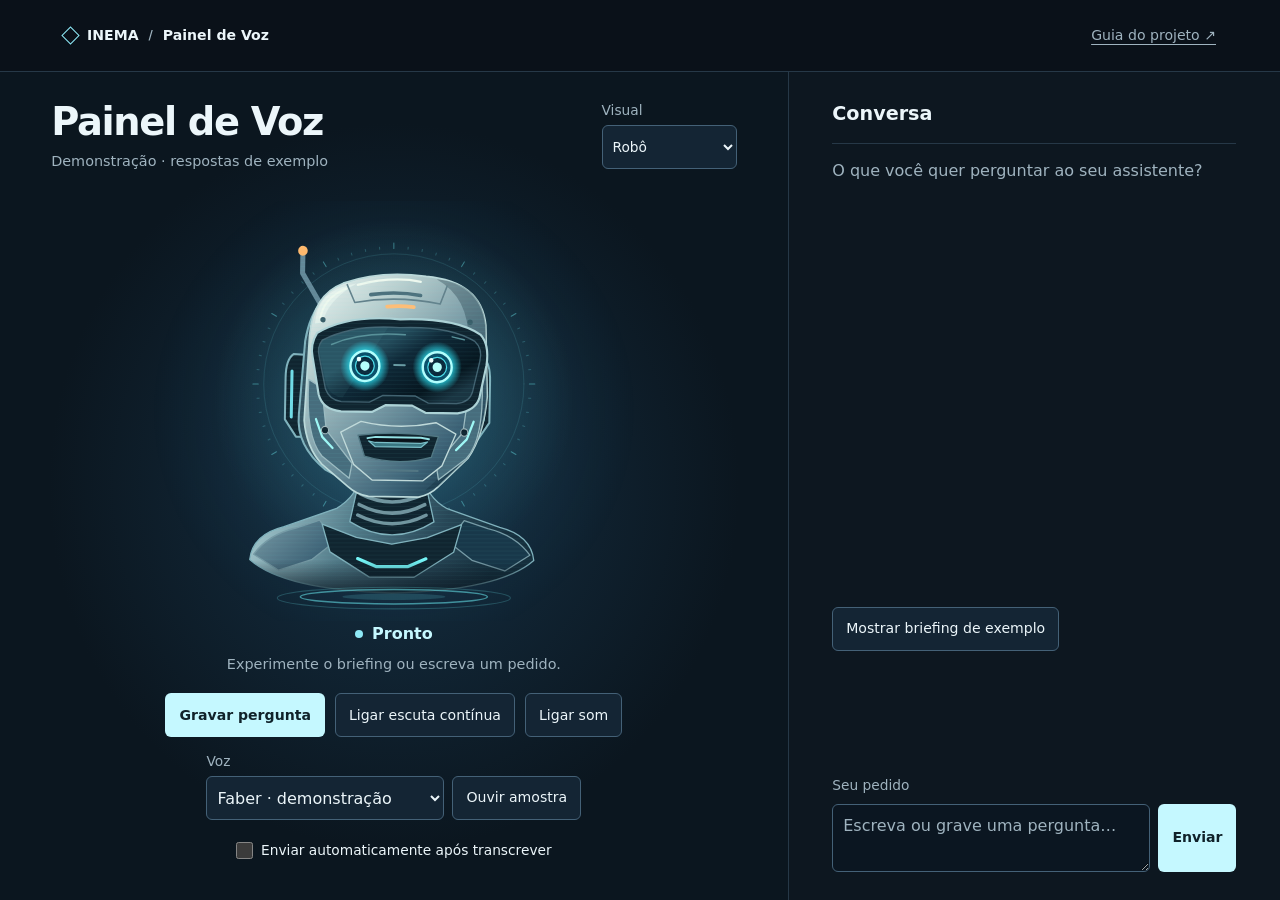
<file: app/index.html>
<!doctype html>
<html lang="pt-BR">
<meta charset="utf-8">
<meta name="viewport" content="width=device-width, initial-scale=1">
<meta name="theme-color" content="#0a1119">
<title>Painel de Voz · INEMA</title>
<link rel="stylesheet" href="style.css">
<header class="top">
  <a href="../guia/" class="brand"><span aria-hidden="true"></span> INEMA <small> / </small> Painel de Voz</a>
  <a href="../guia/">Guia do projeto ↗</a>
</header>
<main>
  <section class="stage" aria-labelledby="title">
    <div class="stage-top">
      <div><h1 id="title">Painel de Voz</h1><p id="mode">Demonstração · respostas de exemplo</p></div>
      <label class="visual-choice" for="visual">Visual
        <select id="visual">
          <option value="robot">Robô</option>
          <option value="robot-f">Mulher-robô</option>
          <option value="human">Rosto 3D</option>
          <option value="wave">Onda de áudio</option>
          <option value="core">Núcleo</option>
        </select>
      </label>
    </div>
    <canvas id="hologram" aria-hidden="true"></canvas>
    <div class="instrument">
      <div class="signal"><span></span><strong id="state" role="status">Pronto</strong></div>
      <p id="hint" aria-live="polite">Experimente o briefing ou escreva um pedido.</p>
      <div class="actions">
        <button id="language" type="button" hidden>Baixar português para o microfone</button>
        <button id="mic" type="button" aria-pressed="false">Gravar pergunta</button>
        <button id="listen" type="button" aria-pressed="false">Ligar escuta contínua</button>
        <button id="voice" type="button" aria-pressed="false">Ligar som</button>
      </div>
      <div class="voice-settings">
        <div class="visual-choice"><label for="voice-choice">Voz</label><select id="voice-choice"></select></div>
        <button id="voice-preview" type="button">Ouvir amostra</button>
      </div>
      <label class="voice-option"><input id="auto-send" type="checkbox"> Enviar automaticamente após transcrever</label>
    </div>
  </section>
  <section class="conversation" aria-labelledby="conversation-title">
    <h2 id="conversation-title">Conversa</h2>
    <div id="log" role="log" aria-label="Mensagens da conversa"><p class="empty">O que você quer perguntar ao seu assistente?</p></div>
    <button id="example" type="button">Mostrar briefing de exemplo</button>
    <form>
      <label for="message">Seu pedido</label>
      <div class="composer"><textarea rows="2" id="message" maxlength="12000" placeholder="Escreva ou grave uma pergunta…" required></textarea><button id="send" type="submit">Enviar</button></div>
    </form>
  </section>
</main>
<script type="module" src="panel.js"></script>
</html>
</file>
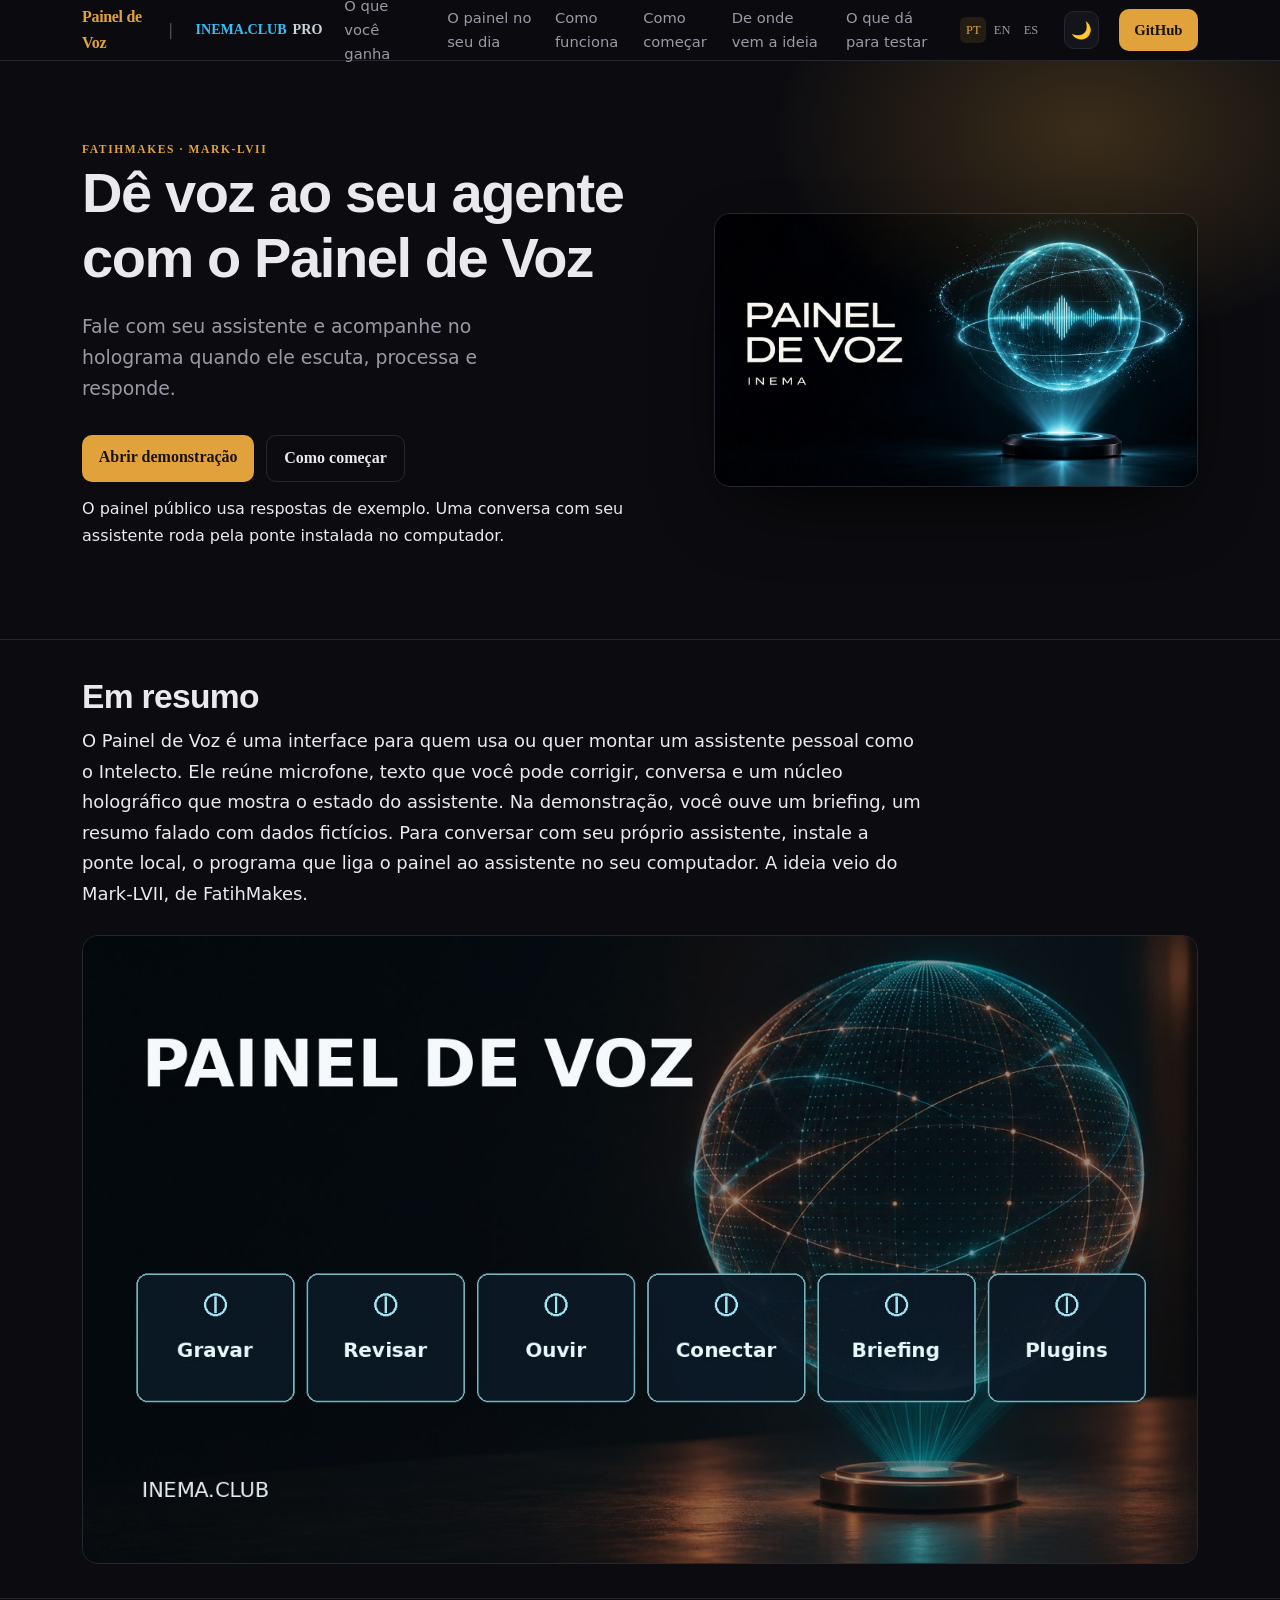
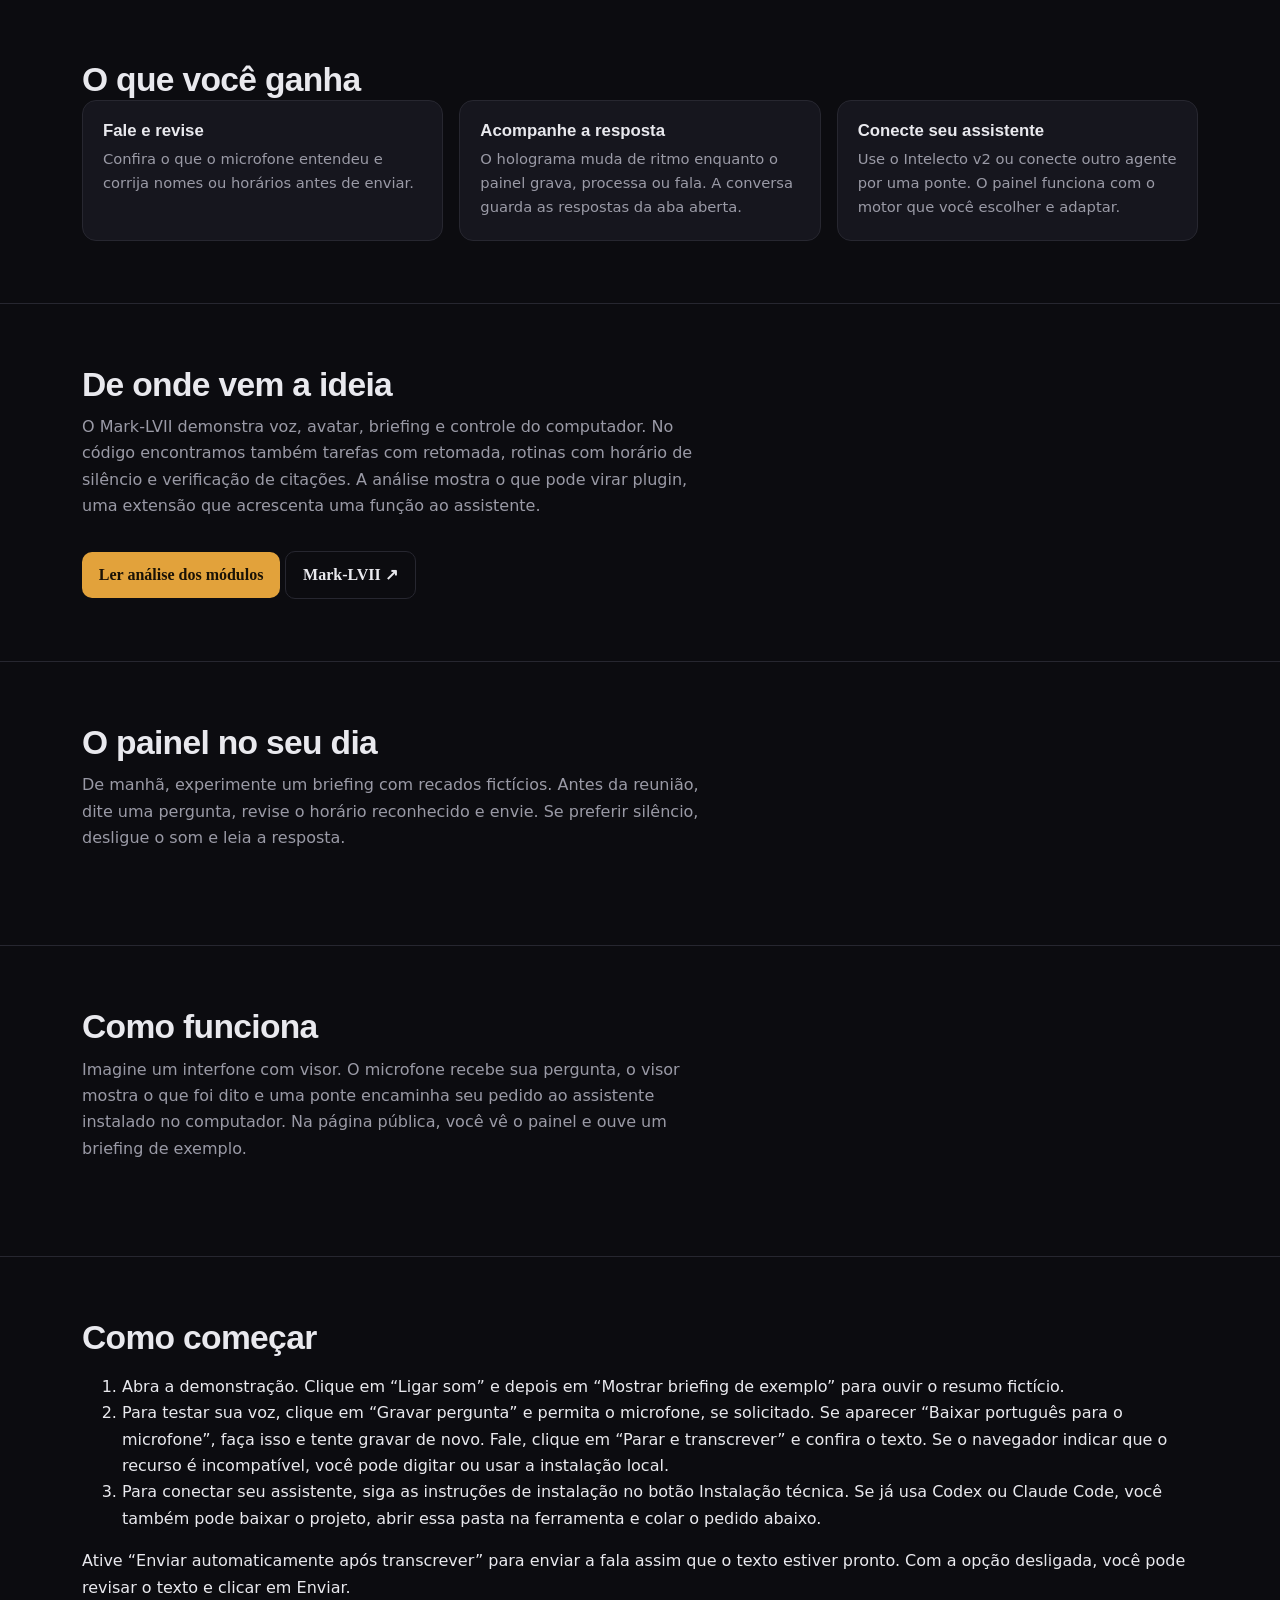
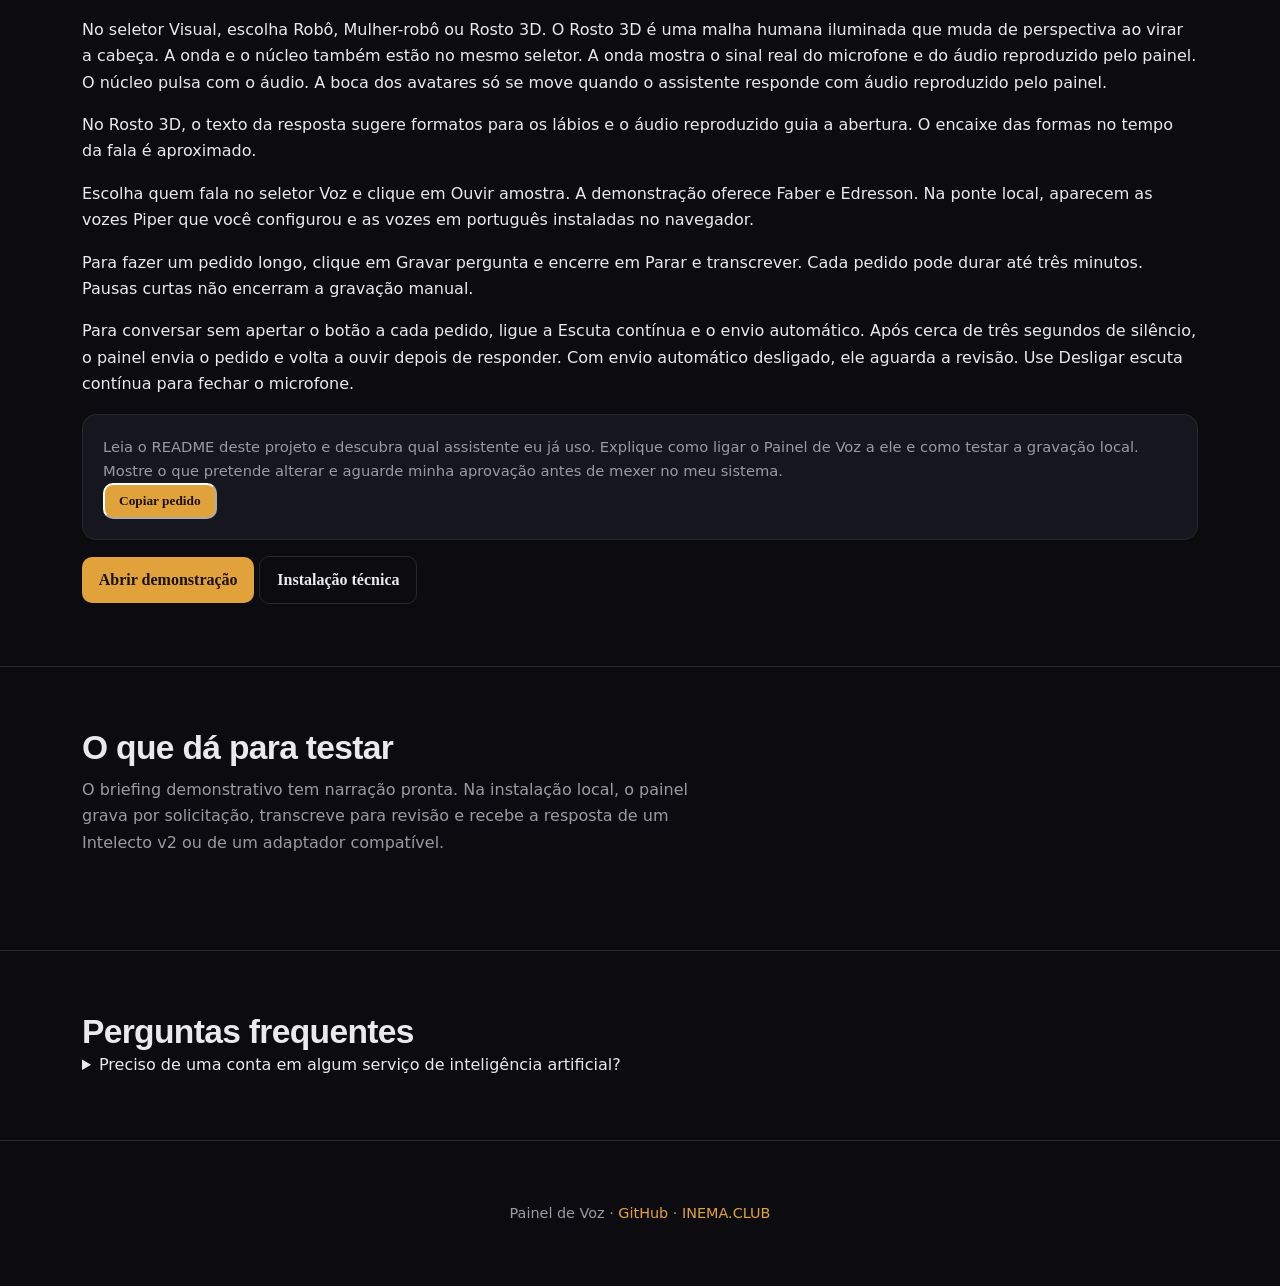
<file: guia/index.html>
<!doctype html>
<html lang="pt-BR">
<head>
<meta charset="utf-8">
<meta name="viewport" content="width=device-width,initial-scale=1">
<title>Dê voz ao seu agente com o Painel de Voz · INEMA</title>
<meta name="description" content="Fale com seu assistente e acompanhe no holograma quando ele escuta, processa e responde.">
<link rel="canonical" href="https://inematds.github.io/painel-de-voz/guia/">
<link rel="alternate" hreflang="pt-BR" href="https://inematds.github.io/painel-de-voz/guia/">
<link rel="alternate" hreflang="en" href="https://inematds.github.io/painel-de-voz/guia/en/">
<link rel="alternate" hreflang="es" href="https://inematds.github.io/painel-de-voz/guia/es/">
<meta property="og:title" content="Dê voz ao seu agente com o Painel de Voz">
<meta property="og:description" content="Fale com seu assistente e acompanhe no holograma quando ele escuta, processa e responde.">
<meta property="og:image" content="https://inematds.github.io/painel-de-voz/guia/assets/banner.jpg">
<style>
  :root{
    --bg:#0c0c10; --bg2:#14141b; --card:#16161e; --line:#272730;
    --txt:#e9e9ee; --mut:#9a9aa6; --amb:#E2A23B; --amb2:#f0c070; --sky:#38bdf8; --pro:#cbd5e1;
    color-scheme:dark;
  }
  body.light{
    --bg:#f6f7f9; --bg2:#eceef2; --card:#ffffff; --line:#e1e3ea;
    --txt:#1a1a22; --mut:#5b5b68; --amb:#b9791d; --amb2:#a16207; --sky:#0369a1; --pro:#b45309;
    color-scheme:light;
  }
  body.light .hero .glow{opacity:.5}
  body.light pre{background:#0e0e14;color:#d6d6e0}
  body.light pre .c{color:#8a8a98}
  *{box-sizing:border-box}
  html{scroll-behavior:smooth}
  body{margin:0;background:var(--bg);color:var(--txt);font:16px/1.65 Inter,system-ui,sans-serif;-webkit-font-smoothing:antialiased}
  h1,h2,h3{font-family:Sora,sans-serif;line-height:1.15;margin:0}
  a{color:var(--amb);text-decoration:none}
  code,pre{font-family:"JetBrains Mono",monospace}
  .wrap{max-width:1160px;margin:0 auto;padding:0 22px}
  .mut{color:var(--mut)} .amb{color:var(--amb)}
  .chip{display:inline-block;font-size:.72rem;letter-spacing:.14em;text-transform:uppercase;color:var(--amb);font-weight:600;font-family:Sora}
  nav{position:sticky;top:0;z-index:30;backdrop-filter:blur(12px);background:rgba(12,12,16,.78);border-bottom:1px solid var(--line)}
  nav .wrap{display:flex;align-items:center;gap:22px;height:60px}
  nav .brand{display:flex;align-items:center;gap:8px;font-family:Sora;font-weight:800;letter-spacing:-.02em;color:var(--amb)}
  nav .brand .emoji{font-size:1.25rem}
  nav .sep{color:var(--mut);opacity:.45}
  nav .inema{color:var(--sky);font-weight:600;font-size:.88rem;font-family:Sora}
  nav .inema:hover{filter:brightness(1.15)}
  nav .pro{color:var(--pro);font-weight:600;font-size:.88rem;font-family:Sora}
  nav .pro:hover{filter:brightness(1.15)}
  nav .clubpro{display:inline-flex;align-items:center;gap:6px}
  nav .links{margin-left:auto;display:flex;align-items:center;gap:20px;font-size:.92rem}
  nav .links a.sec{color:var(--mut)} nav .links a.sec:hover{color:var(--txt)}
  .lang{display:inline-flex;gap:2px;font-family:Sora;font-size:.78rem}
  .lang a{color:var(--mut);padding:.2em .45em;border-radius:6px} .lang a.on{color:var(--amb);background:rgba(226,162,59,.12)}
  .tgl{background:var(--bg2);border:1px solid var(--line);color:var(--txt);width:38px;height:38px;border-radius:10px;cursor:pointer;display:inline-flex;align-items:center;justify-content:center;font-size:1.05rem}
  .tgl:hover{border-color:var(--amb)}
  .btn{display:inline-block;background:var(--amb);color:#1a1206;font-weight:600;padding:.6em 1.05em;border-radius:10px;font-family:Sora}
  .btn.ghost{background:transparent;color:var(--txt);border:1px solid var(--line)}
  @media(max-width:760px){nav .links a.sec{display:none}}
  @media(max-width:520px){nav .wrap{gap:8px;padding:8px 14px;height:auto;flex-wrap:wrap} nav .links{gap:8px;margin-left:0;width:100%;justify-content:space-between} nav .btn{padding:.45em .7em;font-size:.82rem} .tgl{width:34px;height:34px}}
  .hero{position:relative;overflow:hidden;border-bottom:1px solid var(--line)}
  .hero .glow{position:absolute;inset:-40% -20% auto auto;width:70%;height:600px;background:radial-gradient(closest-side,rgba(226,162,59,.22),transparent 70%);pointer-events:none}
  .hero .wrap{display:grid;grid-template-columns:1.1fr .9fr;gap:40px;align-items:center;padding:74px 22px}
  .hero h1{font-size:clamp(2.2rem,5vw,3.5rem);font-weight:800;letter-spacing:-.025em}
  .hero p.lead{font-size:1.18rem;color:var(--mut);margin:1.1em 0 1.6em;max-width:34ch}
  .hero .cta{display:flex;gap:12px;flex-wrap:wrap}
  .hero figure{margin:0;border-radius:16px;overflow:hidden;border:1px solid var(--line);box-shadow:0 30px 80px -30px #000}
  .hero figure img{width:100%;height:auto;display:block}
  .resumo{padding:38px 0 34px;border-bottom:1px solid var(--line)}
  .resumo p{font-size:1.12rem;line-height:1.7;max-width:74ch;margin:.55em 0 0}
  @media(max-width:780px){.hero .wrap{grid-template-columns:1fr;padding:48px 22px}}
  section{padding:62px 0;border-bottom:1px solid var(--line)}
  section h2{font-size:clamp(1.5rem,3.4vw,2.1rem);font-weight:800;letter-spacing:-.02em}
  section .sub{color:var(--mut);margin:.6em 0 2em;max-width:62ch}
  .grid{display:grid;gap:16px}
  .g3{grid-template-columns:repeat(3,1fr)} .g4{grid-template-columns:repeat(4,1fr)} .g2{grid-template-columns:repeat(2,1fr)}
  @media(max-width:820px){.g3,.g4{grid-template-columns:1fr 1fr}}
  @media(max-width:540px){.g2,.g3,.g4{grid-template-columns:1fr}}
  .card{background:var(--card);border:1px solid var(--line);border-radius:14px;padding:20px}
  .card h3{font-size:1.05rem;margin-bottom:.4em}
  .card p{color:var(--mut);font-size:.92rem;margin:0}
  .num{display:inline-flex;width:30px;height:30px;align-items:center;justify-content:center;border-radius:8px;background:rgba(226,162,59,.14);color:var(--amb);font-family:Sora;font-weight:800;font-size:.9rem;margin-bottom:.7em}
  .flow{display:flex;flex-wrap:wrap;gap:8px;align-items:center;margin-top:10px}
  .flow span{background:var(--bg2);border:1px solid var(--line);border-radius:999px;padding:.45em .9em;font-size:.85rem;font-family:Sora;font-weight:600}
  .flow .arr{color:var(--amb);border:none;background:none;padding:0 .1em}
  pre{background:#0a0a0e;border:1px solid var(--line);border-radius:12px;padding:16px 18px;overflow:auto;font-size:.86rem;line-height:1.6;color:#d6d6e0}
  pre .c{color:#6f6f7c} pre .k{color:var(--amb2)} pre .s{color:#9ece6a}
  .step{display:grid;grid-template-columns:46px minmax(0,1fr);gap:16px;margin-bottom:26px}
  .step>div,.card{min-width:0}
  p code,li code,td code{overflow-wrap:anywhere}
  .step .b{width:46px;height:46px;border-radius:12px;background:var(--amb);color:#1a1206;font-family:Sora;font-weight:800;font-size:1.25rem;display:flex;align-items:center;justify-content:center}
  .step h3{font-size:1.12rem;margin-bottom:.3em}
  .step p{color:var(--mut);margin:.2em 0 .7em}
  .ex{display:grid;grid-template-columns:1fr 1fr;gap:18px}
  @media(max-width:680px){.ex{grid-template-columns:1fr}}
  .ex figure{margin:0;border-radius:14px;overflow:hidden;border:1px solid var(--line)}
  .ex figure img{width:100%;height:auto;display:block}
  .ex figcaption{padding:12px 14px;font-size:.88rem;color:var(--mut);background:var(--card)}
  .phase{display:flex;gap:14px;padding:16px 0;border-bottom:1px solid var(--line)}
  .phase:last-child{border:none}
  .phase .tag{flex:0 0 92px;font-family:Sora;font-weight:800;color:var(--amb)}
  .phase .d strong{display:block;margin-bottom:.2em}
  .phase .d span{color:var(--mut);font-size:.92rem}
  footer{padding:46px 0;text-align:center;color:var(--mut);font-size:.9rem}
  .pill{display:inline-block;border:1px solid var(--line);border-radius:999px;padding:.3em .8em;font-size:.78rem;color:var(--mut);margin:0 4px}
</style>
</head>
<body>
<nav><div class="wrap">
<a class="brand" href="#top">Painel de Voz</a>
<span class="sep">|</span>
<span class="clubpro"><a class="inema" href="https://inema.club">INEMA.CLUB</a> <a class="pro" href="https://inema.pro">PRO</a></span>
<div class="links"><a class="sec" href="#explicado">O que você ganha</a><a class="sec" href="#dia">O painel no seu dia</a><a class="sec" href="#como">Como funciona</a><a class="sec" href="#comecar">Como começar</a><a class="sec" href="#base">De onde vem a ideia</a><a class="sec" href="#prova">O que dá para testar</a><span class="lang"><a class=on aria-current=page href="./">PT</a><a href="en/">EN</a><a href="es/">ES</a></span>
<button class="tgl" id="themeToggle" aria-label="Alternar tema" title="Alternar tema">🌙</button>
<a class="btn" href="https://github.com/inematds/painel-de-voz">GitHub</a></div>
</div></nav>
<header class="hero" id="top"><div class="glow"></div><div class="wrap">
<div><a class="chip" href="https://github.com/FatihMakes/Mark-LVII">FatihMakes · Mark-LVII</a><h1>Dê voz ao seu agente com o Painel de Voz</h1>
<p class="lead">Fale com seu assistente e acompanhe no holograma quando ele escuta, processa e responde.</p>
<div class="cta"><a class="btn" href="../app/">Abrir demonstração</a><a class="btn ghost" href="#comecar">Como começar</a></div><p class="sub" style="margin-top:14px">O painel público usa respostas de exemplo. Uma conversa com seu assistente roda pela ponte instalada no computador.</p></div>
<figure><img src="assets/banner.jpg" alt="Painel de Voz"></figure></div></header>
<main>
<section id="resumo" class="resumo"><div class="wrap"><h2>Em resumo</h2><p>O Painel de Voz é uma interface para quem usa ou quer montar um assistente pessoal como o Intelecto. Ele reúne microfone, texto que você pode corrigir, conversa e um núcleo holográfico que mostra o estado do assistente. Na demonstração, você ouve um briefing, um resumo falado com dados fictícios. Para conversar com seu próprio assistente, instale a ponte local, o programa que liga o painel ao assistente no seu computador. A ideia veio do Mark-LVII, de FatihMakes.</p>
<figure style="margin:26px 0 0;border:1px solid var(--line);border-radius:16px;overflow:hidden"><img src="assets/banner-grade.jpg" alt="Painel de Voz · O que você ganha" loading="lazy" style="width:100%;display:block"></figure>
</div></section>
<section id="explicado"><div class="wrap"><h2>O que você ganha</h2><div class="grid g3"><div class="card"><h3>Fale e revise</h3><p>Confira o que o microfone entendeu e corrija nomes ou horários antes de enviar.</p></div><div class="card"><h3>Acompanhe a resposta</h3><p>O holograma muda de ritmo enquanto o painel grava, processa ou fala. A conversa guarda as respostas da aba aberta.</p></div><div class="card"><h3>Conecte seu assistente</h3><p>Use o Intelecto v2 ou conecte outro agente por uma ponte. O painel funciona com o motor que você escolher e adaptar.</p></div></div></div></section>
<section id="base"><div class="wrap"><h2>De onde vem a ideia</h2><p class="sub">O Mark-LVII demonstra voz, avatar, briefing e controle do computador. No código encontramos também tarefas com retomada, rotinas com horário de silêncio e verificação de citações. A análise mostra o que pode virar plugin, uma extensão que acrescenta uma função ao assistente.</p>
<div class="cta"><a class="btn" href="https://github.com/inematds/painel-de-voz/blob/main/docs/ANALISE-MARK-LVII.md">Ler análise dos módulos</a> <a class="btn ghost" href="https://github.com/FatihMakes/Mark-LVII">Mark-LVII ↗</a></div></div></section>
<section id="dia"><div class="wrap"><h2>O painel no seu dia</h2><p class="sub">De manhã, experimente um briefing com recados fictícios. Antes da reunião, dite uma pergunta, revise o horário reconhecido e envie. Se preferir silêncio, desligue o som e leia a resposta.</p></div></section>
<!-- VIDEO: entra o explicavideo do projeto quando publicado -->
<section id="como"><div class="wrap"><h2>Como funciona</h2><p class="sub">Imagine um interfone com visor. O microfone recebe sua pergunta, o visor mostra o que foi dito e uma ponte encaminha seu pedido ao assistente instalado no computador. Na página pública, você vê o painel e ouve um briefing de exemplo.</p></div></section>
<section id="comecar"><div class="wrap"><h2>Como começar</h2>
<ol><li>Abra a demonstração. Clique em “Ligar som” e depois em “Mostrar briefing de exemplo” para ouvir o resumo fictício.</li><li>Para testar sua voz, clique em “Gravar pergunta” e permita o microfone, se solicitado. Se aparecer “Baixar português para o microfone”, faça isso e tente gravar de novo. Fale, clique em “Parar e transcrever” e confira o texto. Se o navegador indicar que o recurso é incompatível, você pode digitar ou usar a instalação local.</li><li>Para conectar seu assistente, siga as instruções de instalação no botão Instalação técnica. Se já usa Codex ou Claude Code, você também pode baixar o projeto, abrir essa pasta na ferramenta e colar o pedido abaixo.</li></ol>
<p>Ative “Enviar automaticamente após transcrever” para enviar a fala assim que o texto estiver pronto. Com a opção desligada, você pode revisar o texto e clicar em Enviar.</p>
<p>No seletor Visual, escolha Robô, Mulher-robô ou Rosto 3D. O Rosto 3D é uma malha humana iluminada que muda de perspectiva ao virar a cabeça. A onda e o núcleo também estão no mesmo seletor. A onda mostra o sinal real do microfone e do áudio reproduzido pelo painel. O núcleo pulsa com o áudio. A boca dos avatares só se move quando o assistente responde com áudio reproduzido pelo painel.</p>
<p>No Rosto 3D, o texto da resposta sugere formatos para os lábios e o áudio reproduzido guia a abertura. O encaixe das formas no tempo da fala é aproximado.</p>
<p>Escolha quem fala no seletor Voz e clique em Ouvir amostra. A demonstração oferece Faber e Edresson. Na ponte local, aparecem as vozes Piper que você configurou e as vozes em português instaladas no navegador.</p>
<p>Para fazer um pedido longo, clique em Gravar pergunta e encerre em Parar e transcrever. Cada pedido pode durar até três minutos. Pausas curtas não encerram a gravação manual.</p>
<p>Para conversar sem apertar o botão a cada pedido, ligue a Escuta contínua e o envio automático. Após cerca de três segundos de silêncio, o painel envia o pedido e volta a ouvir depois de responder. Com envio automático desligado, ele aguarda a revisão. Use Desligar escuta contínua para fechar o microfone.</p>
<div class="card"><p id="prompt">Leia o README deste projeto e descubra qual assistente eu já uso. Explique como ligar o Painel de Voz a ele e como testar a gravação local. Mostre o que pretende alterar e aguarde minha aprovação antes de mexer no meu sistema.</p><button class="btn" id="copy" data-done="Pedido copiado">Copiar pedido</button></div>
<div class="cta" style="margin-top:16px"><a class="btn" href="../app/">Abrir demonstração</a> <a class="btn ghost" href="https://github.com/inematds/painel-de-voz/blob/main/README.md">Instalação técnica</a></div>
</div></section>
<section id="prova"><div class="wrap"><h2>O que dá para testar</h2><p class="sub">O briefing demonstrativo tem narração pronta. Na instalação local, o painel grava por solicitação, transcreve para revisão e recebe a resposta de um Intelecto v2 ou de um adaptador compatível.</p></div></section>
<section id="faq"><div class="wrap"><h2>Perguntas frequentes</h2><details><summary>Preciso de uma conta em algum serviço de inteligência artificial?</summary><p>A demonstração funciona sem conta. Para conversar com seu agente, instale a ponte e escolha qual programa vai gerar as respostas no seu computador.</p></details></div></section>
</main>
<footer><div class="wrap"><p>Painel de Voz · <a href="https://github.com/inematds/painel-de-voz">GitHub</a> · <a href="https://inema.club">INEMA.CLUB</a></p></div></footer>
<script>
const themeButton = document.querySelector('#themeToggle');
function updateTheme(light) {
  document.body.classList.toggle('light',light);
  themeButton.textContent = light ? '☀️' : '🌙';
  themeButton.setAttribute('aria-pressed',String(light));
}
updateTheme(localStorage.getItem('painel-de-voz-theme') === 'light');
themeButton.addEventListener('click', () => {
  const light = !document.body.classList.contains('light');
  updateTheme(light);
  localStorage.setItem('painel-de-voz-theme', light ? 'light' : 'dark');
});
const copyButton = document.querySelector('#copy');
copyButton.addEventListener('click', async () => {
  const prompt = document.querySelector('#prompt');
  try {
    await navigator.clipboard.writeText(prompt.textContent);
    copyButton.textContent = copyButton.dataset.done;
  } catch {
    const range = document.createRange();
    range.selectNodeContents(prompt);
    getSelection().removeAllRanges();
    getSelection().addRange(range);
  }
});
</script>
</body></html>
</file>
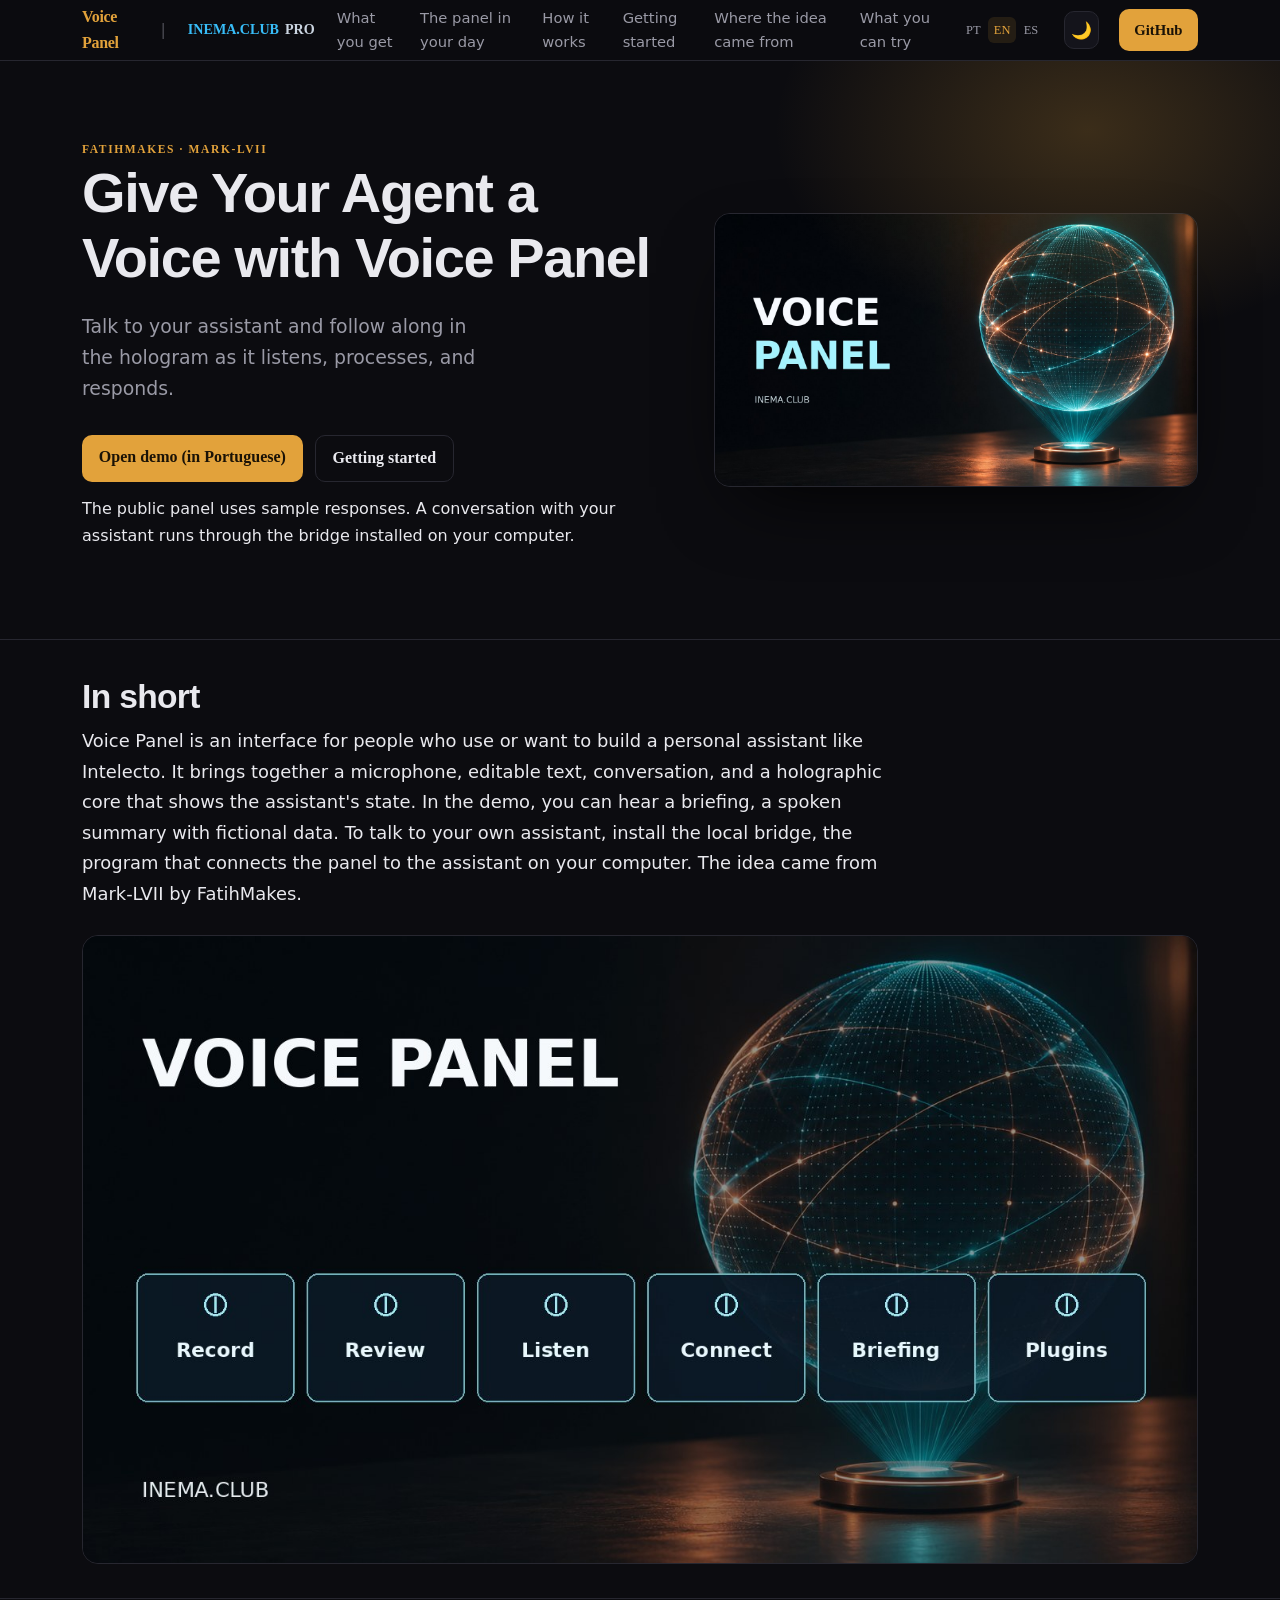
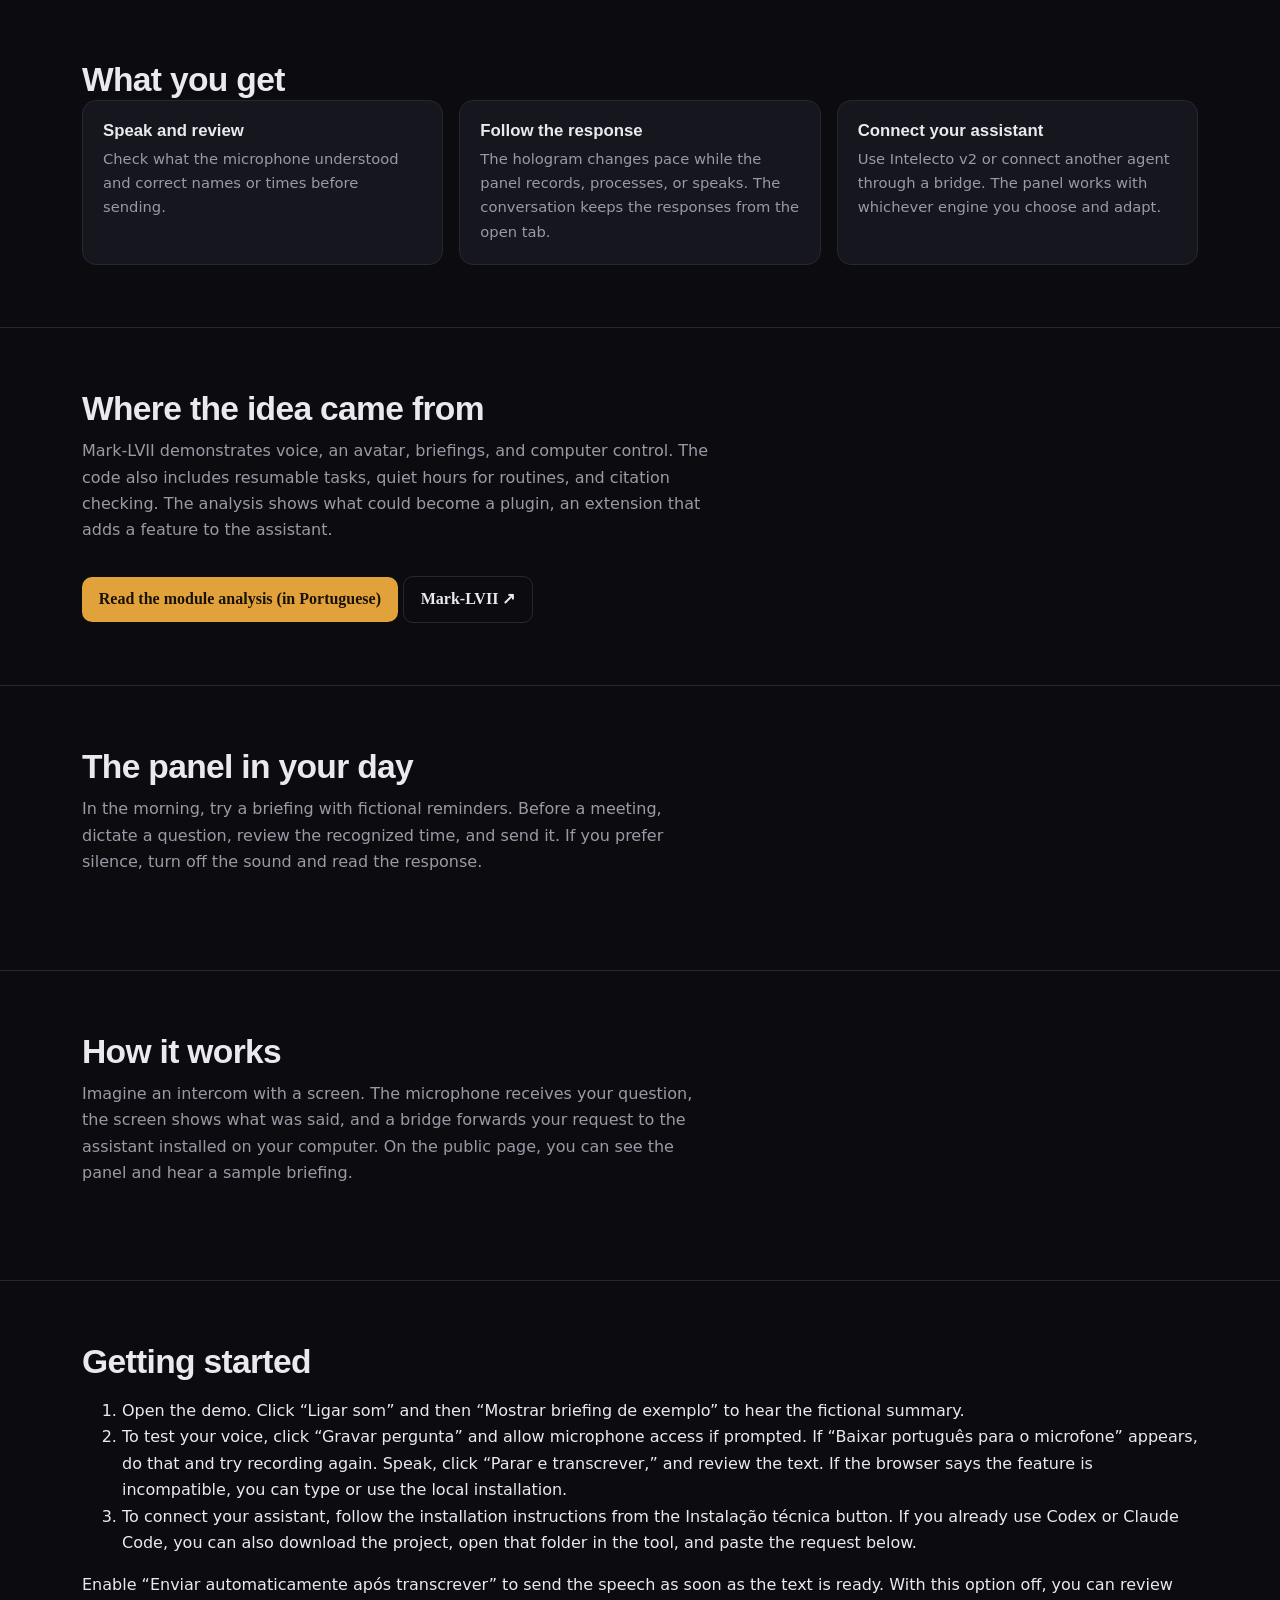
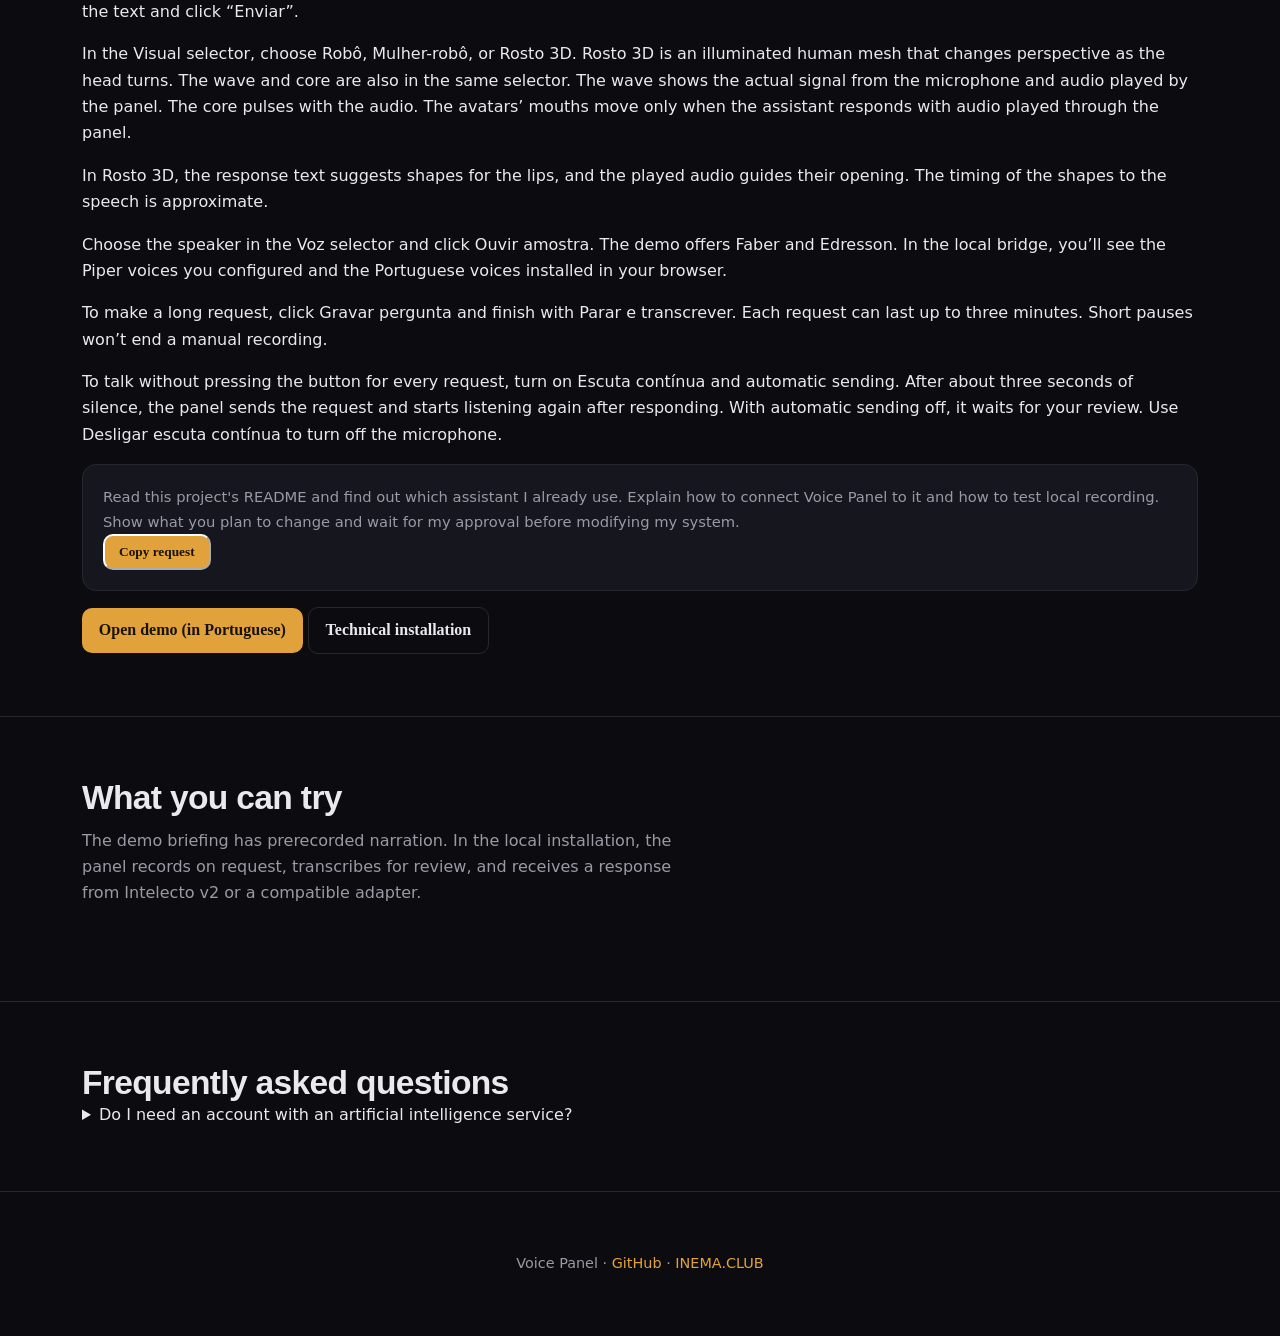
<file: guia/en/index.html>
<!doctype html>
<html lang="en">
<head>
<meta charset="utf-8">
<meta name="viewport" content="width=device-width,initial-scale=1">
<title>Give Your Agent a Voice with Voice Panel · INEMA</title>
<meta name="description" content="Talk to your assistant and follow along in the hologram as it listens, processes, and responds.">
<link rel="canonical" href="https://inematds.github.io/painel-de-voz/guia/en/">
<link rel="alternate" hreflang="pt-BR" href="https://inematds.github.io/painel-de-voz/guia/">
<link rel="alternate" hreflang="en" href="https://inematds.github.io/painel-de-voz/guia/en/">
<link rel="alternate" hreflang="es" href="https://inematds.github.io/painel-de-voz/guia/es/">
<meta property="og:title" content="Give Your Agent a Voice with Voice Panel">
<meta property="og:description" content="Talk to your assistant and follow along in the hologram as it listens, processes, and responds.">
<meta property="og:image" content="https://inematds.github.io/painel-de-voz/guia/assets/banner-en.jpg">
<style>
  :root{
    --bg:#0c0c10; --bg2:#14141b; --card:#16161e; --line:#272730;
    --txt:#e9e9ee; --mut:#9a9aa6; --amb:#E2A23B; --amb2:#f0c070; --sky:#38bdf8; --pro:#cbd5e1;
    color-scheme:dark;
  }
  body.light{
    --bg:#f6f7f9; --bg2:#eceef2; --card:#ffffff; --line:#e1e3ea;
    --txt:#1a1a22; --mut:#5b5b68; --amb:#b9791d; --amb2:#a16207; --sky:#0369a1; --pro:#b45309;
    color-scheme:light;
  }
  body.light .hero .glow{opacity:.5}
  body.light pre{background:#0e0e14;color:#d6d6e0}
  body.light pre .c{color:#8a8a98}
  *{box-sizing:border-box}
  html{scroll-behavior:smooth}
  body{margin:0;background:var(--bg);color:var(--txt);font:16px/1.65 Inter,system-ui,sans-serif;-webkit-font-smoothing:antialiased}
  h1,h2,h3{font-family:Sora,sans-serif;line-height:1.15;margin:0}
  a{color:var(--amb);text-decoration:none}
  code,pre{font-family:"JetBrains Mono",monospace}
  .wrap{max-width:1160px;margin:0 auto;padding:0 22px}
  .mut{color:var(--mut)} .amb{color:var(--amb)}
  .chip{display:inline-block;font-size:.72rem;letter-spacing:.14em;text-transform:uppercase;color:var(--amb);font-weight:600;font-family:Sora}
  nav{position:sticky;top:0;z-index:30;backdrop-filter:blur(12px);background:rgba(12,12,16,.78);border-bottom:1px solid var(--line)}
  nav .wrap{display:flex;align-items:center;gap:22px;height:60px}
  nav .brand{display:flex;align-items:center;gap:8px;font-family:Sora;font-weight:800;letter-spacing:-.02em;color:var(--amb)}
  nav .brand .emoji{font-size:1.25rem}
  nav .sep{color:var(--mut);opacity:.45}
  nav .inema{color:var(--sky);font-weight:600;font-size:.88rem;font-family:Sora}
  nav .inema:hover{filter:brightness(1.15)}
  nav .pro{color:var(--pro);font-weight:600;font-size:.88rem;font-family:Sora}
  nav .pro:hover{filter:brightness(1.15)}
  nav .clubpro{display:inline-flex;align-items:center;gap:6px}
  nav .links{margin-left:auto;display:flex;align-items:center;gap:20px;font-size:.92rem}
  nav .links a.sec{color:var(--mut)} nav .links a.sec:hover{color:var(--txt)}
  .lang{display:inline-flex;gap:2px;font-family:Sora;font-size:.78rem}
  .lang a{color:var(--mut);padding:.2em .45em;border-radius:6px} .lang a.on{color:var(--amb);background:rgba(226,162,59,.12)}
  .tgl{background:var(--bg2);border:1px solid var(--line);color:var(--txt);width:38px;height:38px;border-radius:10px;cursor:pointer;display:inline-flex;align-items:center;justify-content:center;font-size:1.05rem}
  .tgl:hover{border-color:var(--amb)}
  .btn{display:inline-block;background:var(--amb);color:#1a1206;font-weight:600;padding:.6em 1.05em;border-radius:10px;font-family:Sora}
  .btn.ghost{background:transparent;color:var(--txt);border:1px solid var(--line)}
  @media(max-width:760px){nav .links a.sec{display:none}}
  @media(max-width:520px){nav .wrap{gap:8px;padding:8px 14px;height:auto;flex-wrap:wrap} nav .links{gap:8px;margin-left:0;width:100%;justify-content:space-between} nav .btn{padding:.45em .7em;font-size:.82rem} .tgl{width:34px;height:34px}}
  .hero{position:relative;overflow:hidden;border-bottom:1px solid var(--line)}
  .hero .glow{position:absolute;inset:-40% -20% auto auto;width:70%;height:600px;background:radial-gradient(closest-side,rgba(226,162,59,.22),transparent 70%);pointer-events:none}
  .hero .wrap{display:grid;grid-template-columns:1.1fr .9fr;gap:40px;align-items:center;padding:74px 22px}
  .hero h1{font-size:clamp(2.2rem,5vw,3.5rem);font-weight:800;letter-spacing:-.025em}
  .hero p.lead{font-size:1.18rem;color:var(--mut);margin:1.1em 0 1.6em;max-width:34ch}
  .hero .cta{display:flex;gap:12px;flex-wrap:wrap}
  .hero figure{margin:0;border-radius:16px;overflow:hidden;border:1px solid var(--line);box-shadow:0 30px 80px -30px #000}
  .hero figure img{width:100%;height:auto;display:block}
  .resumo{padding:38px 0 34px;border-bottom:1px solid var(--line)}
  .resumo p{font-size:1.12rem;line-height:1.7;max-width:74ch;margin:.55em 0 0}
  @media(max-width:780px){.hero .wrap{grid-template-columns:1fr;padding:48px 22px}}
  section{padding:62px 0;border-bottom:1px solid var(--line)}
  section h2{font-size:clamp(1.5rem,3.4vw,2.1rem);font-weight:800;letter-spacing:-.02em}
  section .sub{color:var(--mut);margin:.6em 0 2em;max-width:62ch}
  .grid{display:grid;gap:16px}
  .g3{grid-template-columns:repeat(3,1fr)} .g4{grid-template-columns:repeat(4,1fr)} .g2{grid-template-columns:repeat(2,1fr)}
  @media(max-width:820px){.g3,.g4{grid-template-columns:1fr 1fr}}
  @media(max-width:540px){.g2,.g3,.g4{grid-template-columns:1fr}}
  .card{background:var(--card);border:1px solid var(--line);border-radius:14px;padding:20px}
  .card h3{font-size:1.05rem;margin-bottom:.4em}
  .card p{color:var(--mut);font-size:.92rem;margin:0}
  .num{display:inline-flex;width:30px;height:30px;align-items:center;justify-content:center;border-radius:8px;background:rgba(226,162,59,.14);color:var(--amb);font-family:Sora;font-weight:800;font-size:.9rem;margin-bottom:.7em}
  .flow{display:flex;flex-wrap:wrap;gap:8px;align-items:center;margin-top:10px}
  .flow span{background:var(--bg2);border:1px solid var(--line);border-radius:999px;padding:.45em .9em;font-size:.85rem;font-family:Sora;font-weight:600}
  .flow .arr{color:var(--amb);border:none;background:none;padding:0 .1em}
  pre{background:#0a0a0e;border:1px solid var(--line);border-radius:12px;padding:16px 18px;overflow:auto;font-size:.86rem;line-height:1.6;color:#d6d6e0}
  pre .c{color:#6f6f7c} pre .k{color:var(--amb2)} pre .s{color:#9ece6a}
  .step{display:grid;grid-template-columns:46px minmax(0,1fr);gap:16px;margin-bottom:26px}
  .step>div,.card{min-width:0}
  p code,li code,td code{overflow-wrap:anywhere}
  .step .b{width:46px;height:46px;border-radius:12px;background:var(--amb);color:#1a1206;font-family:Sora;font-weight:800;font-size:1.25rem;display:flex;align-items:center;justify-content:center}
  .step h3{font-size:1.12rem;margin-bottom:.3em}
  .step p{color:var(--mut);margin:.2em 0 .7em}
  .ex{display:grid;grid-template-columns:1fr 1fr;gap:18px}
  @media(max-width:680px){.ex{grid-template-columns:1fr}}
  .ex figure{margin:0;border-radius:14px;overflow:hidden;border:1px solid var(--line)}
  .ex figure img{width:100%;height:auto;display:block}
  .ex figcaption{padding:12px 14px;font-size:.88rem;color:var(--mut);background:var(--card)}
  .phase{display:flex;gap:14px;padding:16px 0;border-bottom:1px solid var(--line)}
  .phase:last-child{border:none}
  .phase .tag{flex:0 0 92px;font-family:Sora;font-weight:800;color:var(--amb)}
  .phase .d strong{display:block;margin-bottom:.2em}
  .phase .d span{color:var(--mut);font-size:.92rem}
  footer{padding:46px 0;text-align:center;color:var(--mut);font-size:.9rem}
  .pill{display:inline-block;border:1px solid var(--line);border-radius:999px;padding:.3em .8em;font-size:.78rem;color:var(--mut);margin:0 4px}
</style>
</head>
<body>
<nav><div class="wrap">
<a class="brand" href="#top">Voice Panel</a>
<span class="sep">|</span>
<span class="clubpro"><a class="inema" href="https://inema.club">INEMA.CLUB</a> <a class="pro" href="https://inema.pro">PRO</a></span>
<div class="links"><a class="sec" href="#explicado">What you get</a><a class="sec" href="#dia">The panel in your day</a><a class="sec" href="#como">How it works</a><a class="sec" href="#comecar">Getting started</a><a class="sec" href="#base">Where the idea came from</a><a class="sec" href="#prova">What you can try</a><span class="lang"><a href="../">PT</a><a class=on aria-current=page href="./">EN</a><a href="../es/">ES</a></span>
<button class="tgl" id="themeToggle" aria-label="Toggle theme" title="Toggle theme">🌙</button>
<a class="btn" href="https://github.com/inematds/painel-de-voz">GitHub</a></div>
</div></nav>
<header class="hero" id="top"><div class="glow"></div><div class="wrap">
<div><a class="chip" href="https://github.com/FatihMakes/Mark-LVII">FatihMakes · Mark-LVII</a><h1>Give Your Agent a Voice with Voice Panel</h1>
<p class="lead">Talk to your assistant and follow along in the hologram as it listens, processes, and responds.</p>
<div class="cta"><a class="btn" href="../../app/">Open demo (in Portuguese)</a><a class="btn ghost" href="#comecar">Getting started</a></div><p class="sub" style="margin-top:14px">The public panel uses sample responses. A conversation with your assistant runs through the bridge installed on your computer.</p></div>
<figure><img src="../assets/banner-en.jpg" alt="Voice Panel"></figure></div></header>
<main>
<section id="resumo" class="resumo"><div class="wrap"><h2>In short</h2><p>Voice Panel is an interface for people who use or want to build a personal assistant like Intelecto. It brings together a microphone, editable text, conversation, and a holographic core that shows the assistant&#x27;s state. In the demo, you can hear a briefing, a spoken summary with fictional data. To talk to your own assistant, install the local bridge, the program that connects the panel to the assistant on your computer. The idea came from Mark-LVII by FatihMakes.</p>
<figure style="margin:26px 0 0;border:1px solid var(--line);border-radius:16px;overflow:hidden"><img src="../assets/banner-grade-en.jpg" alt="Voice Panel · What you get" loading="lazy" style="width:100%;display:block"></figure>
</div></section>
<section id="explicado"><div class="wrap"><h2>What you get</h2><div class="grid g3"><div class="card"><h3>Speak and review</h3><p>Check what the microphone understood and correct names or times before sending.</p></div><div class="card"><h3>Follow the response</h3><p>The hologram changes pace while the panel records, processes, or speaks. The conversation keeps the responses from the open tab.</p></div><div class="card"><h3>Connect your assistant</h3><p>Use Intelecto v2 or connect another agent through a bridge. The panel works with whichever engine you choose and adapt.</p></div></div></div></section>
<section id="base"><div class="wrap"><h2>Where the idea came from</h2><p class="sub">Mark-LVII demonstrates voice, an avatar, briefings, and computer control. The code also includes resumable tasks, quiet hours for routines, and citation checking. The analysis shows what could become a plugin, an extension that adds a feature to the assistant.</p>
<div class="cta"><a class="btn" href="https://github.com/inematds/painel-de-voz/blob/main/docs/ANALISE-MARK-LVII.md">Read the module analysis (in Portuguese)</a> <a class="btn ghost" href="https://github.com/FatihMakes/Mark-LVII">Mark-LVII ↗</a></div></div></section>
<section id="dia"><div class="wrap"><h2>The panel in your day</h2><p class="sub">In the morning, try a briefing with fictional reminders. Before a meeting, dictate a question, review the recognized time, and send it. If you prefer silence, turn off the sound and read the response.</p></div></section>
<!-- VIDEO: entra o explicavideo do projeto quando publicado -->
<section id="como"><div class="wrap"><h2>How it works</h2><p class="sub">Imagine an intercom with a screen. The microphone receives your question, the screen shows what was said, and a bridge forwards your request to the assistant installed on your computer. On the public page, you can see the panel and hear a sample briefing.</p></div></section>
<section id="comecar"><div class="wrap"><h2>Getting started</h2>
<ol><li>Open the demo. Click “Ligar som” and then “Mostrar briefing de exemplo” to hear the fictional summary.</li><li>To test your voice, click “Gravar pergunta” and allow microphone access if prompted. If “Baixar português para o microfone” appears, do that and try recording again. Speak, click “Parar e transcrever,” and review the text. If the browser says the feature is incompatible, you can type or use the local installation.</li><li>To connect your assistant, follow the installation instructions from the Instalação técnica button. If you already use Codex or Claude Code, you can also download the project, open that folder in the tool, and paste the request below.</li></ol>
<p>Enable “Enviar automaticamente após transcrever” to send the speech as soon as the text is ready. With this option off, you can review the text and click “Enviar”.</p>
<p>In the Visual selector, choose Robô, Mulher-robô, or Rosto 3D. Rosto 3D is an illuminated human mesh that changes perspective as the head turns. The wave and core are also in the same selector. The wave shows the actual signal from the microphone and audio played by the panel. The core pulses with the audio. The avatars’ mouths move only when the assistant responds with audio played through the panel.</p>
<p>In Rosto 3D, the response text suggests shapes for the lips, and the played audio guides their opening. The timing of the shapes to the speech is approximate.</p>
<p>Choose the speaker in the Voz selector and click Ouvir amostra. The demo offers Faber and Edresson. In the local bridge, you’ll see the Piper voices you configured and the Portuguese voices installed in your browser.</p>
<p>To make a long request, click Gravar pergunta and finish with Parar e transcrever. Each request can last up to three minutes. Short pauses won’t end a manual recording.</p>
<p>To talk without pressing the button for every request, turn on Escuta contínua and automatic sending. After about three seconds of silence, the panel sends the request and starts listening again after responding. With automatic sending off, it waits for your review. Use Desligar escuta contínua to turn off the microphone.</p>
<div class="card"><p id="prompt">Read this project&#x27;s README and find out which assistant I already use. Explain how to connect Voice Panel to it and how to test local recording. Show what you plan to change and wait for my approval before modifying my system.</p><button class="btn" id="copy" data-done="Request copied">Copy request</button></div>
<div class="cta" style="margin-top:16px"><a class="btn" href="../../app/">Open demo (in Portuguese)</a> <a class="btn ghost" href="https://github.com/inematds/painel-de-voz/blob/main/README.en.md">Technical installation</a></div>
</div></section>
<section id="prova"><div class="wrap"><h2>What you can try</h2><p class="sub">The demo briefing has prerecorded narration. In the local installation, the panel records on request, transcribes for review, and receives a response from Intelecto v2 or a compatible adapter.</p></div></section>
<section id="faq"><div class="wrap"><h2>Frequently asked questions</h2><details><summary>Do I need an account with an artificial intelligence service?</summary><p>The demo works without an account. To talk to your agent, install the bridge and choose which program will generate responses on your computer.</p></details></div></section>
</main>
<footer><div class="wrap"><p>Voice Panel · <a href="https://github.com/inematds/painel-de-voz">GitHub</a> · <a href="https://inema.club">INEMA.CLUB</a></p></div></footer>
<script>
const themeButton = document.querySelector('#themeToggle');
function updateTheme(light) {
  document.body.classList.toggle('light',light);
  themeButton.textContent = light ? '☀️' : '🌙';
  themeButton.setAttribute('aria-pressed',String(light));
}
updateTheme(localStorage.getItem('painel-de-voz-theme') === 'light');
themeButton.addEventListener('click', () => {
  const light = !document.body.classList.contains('light');
  updateTheme(light);
  localStorage.setItem('painel-de-voz-theme', light ? 'light' : 'dark');
});
const copyButton = document.querySelector('#copy');
copyButton.addEventListener('click', async () => {
  const prompt = document.querySelector('#prompt');
  try {
    await navigator.clipboard.writeText(prompt.textContent);
    copyButton.textContent = copyButton.dataset.done;
  } catch {
    const range = document.createRange();
    range.selectNodeContents(prompt);
    getSelection().removeAllRanges();
    getSelection().addRange(range);
  }
});
</script>
</body></html>
</file>
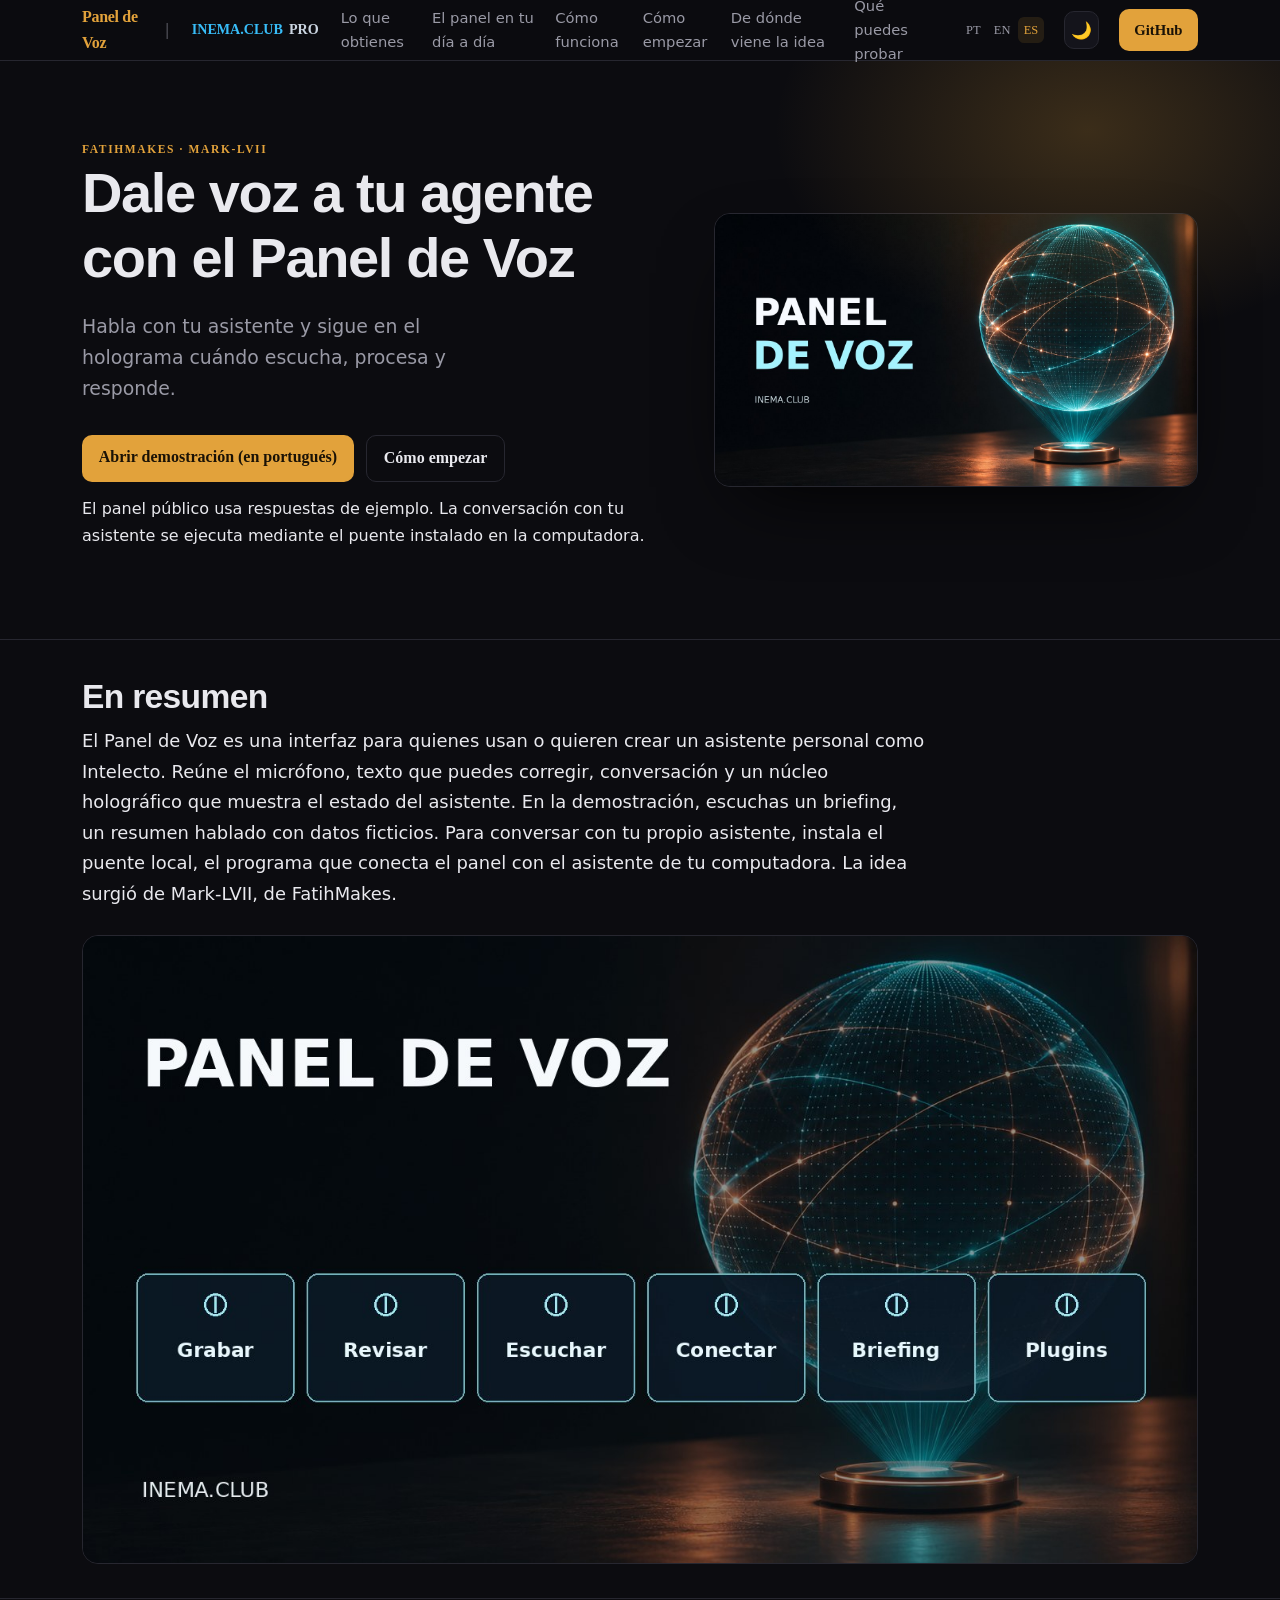
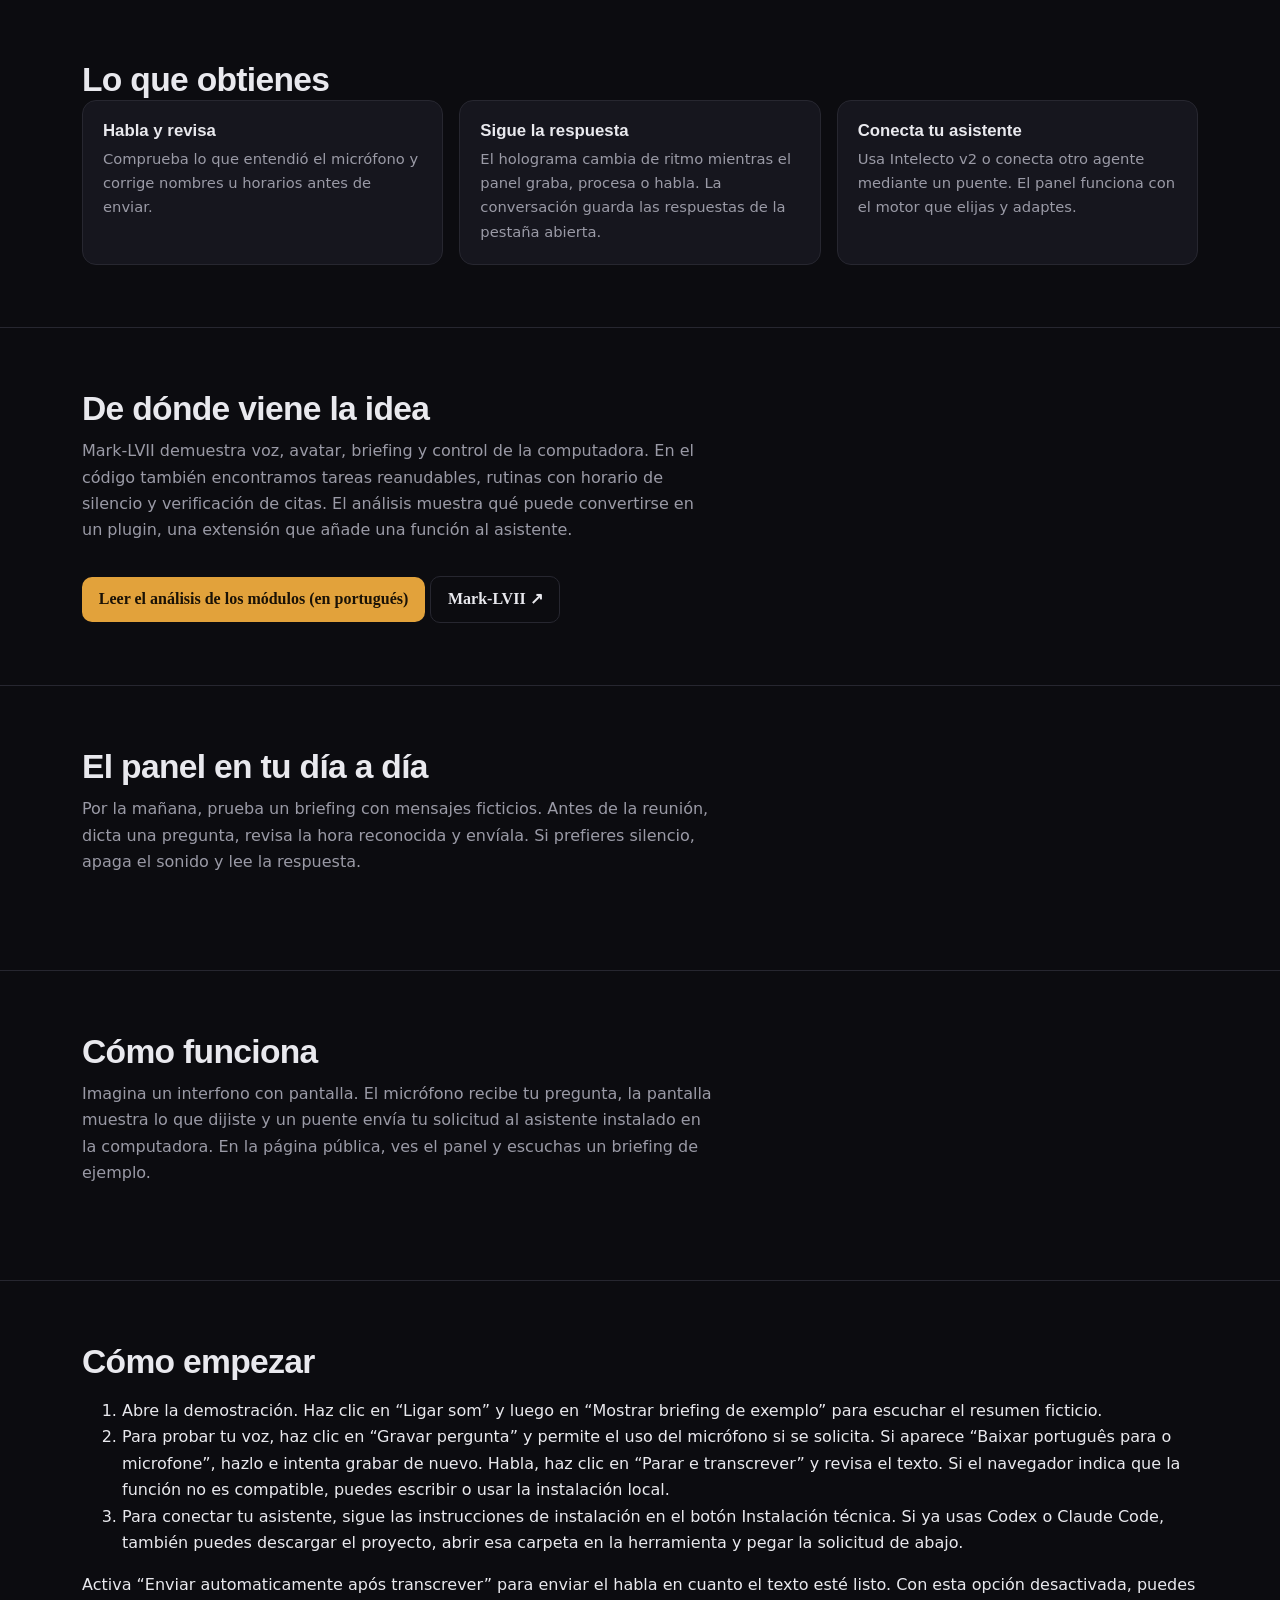
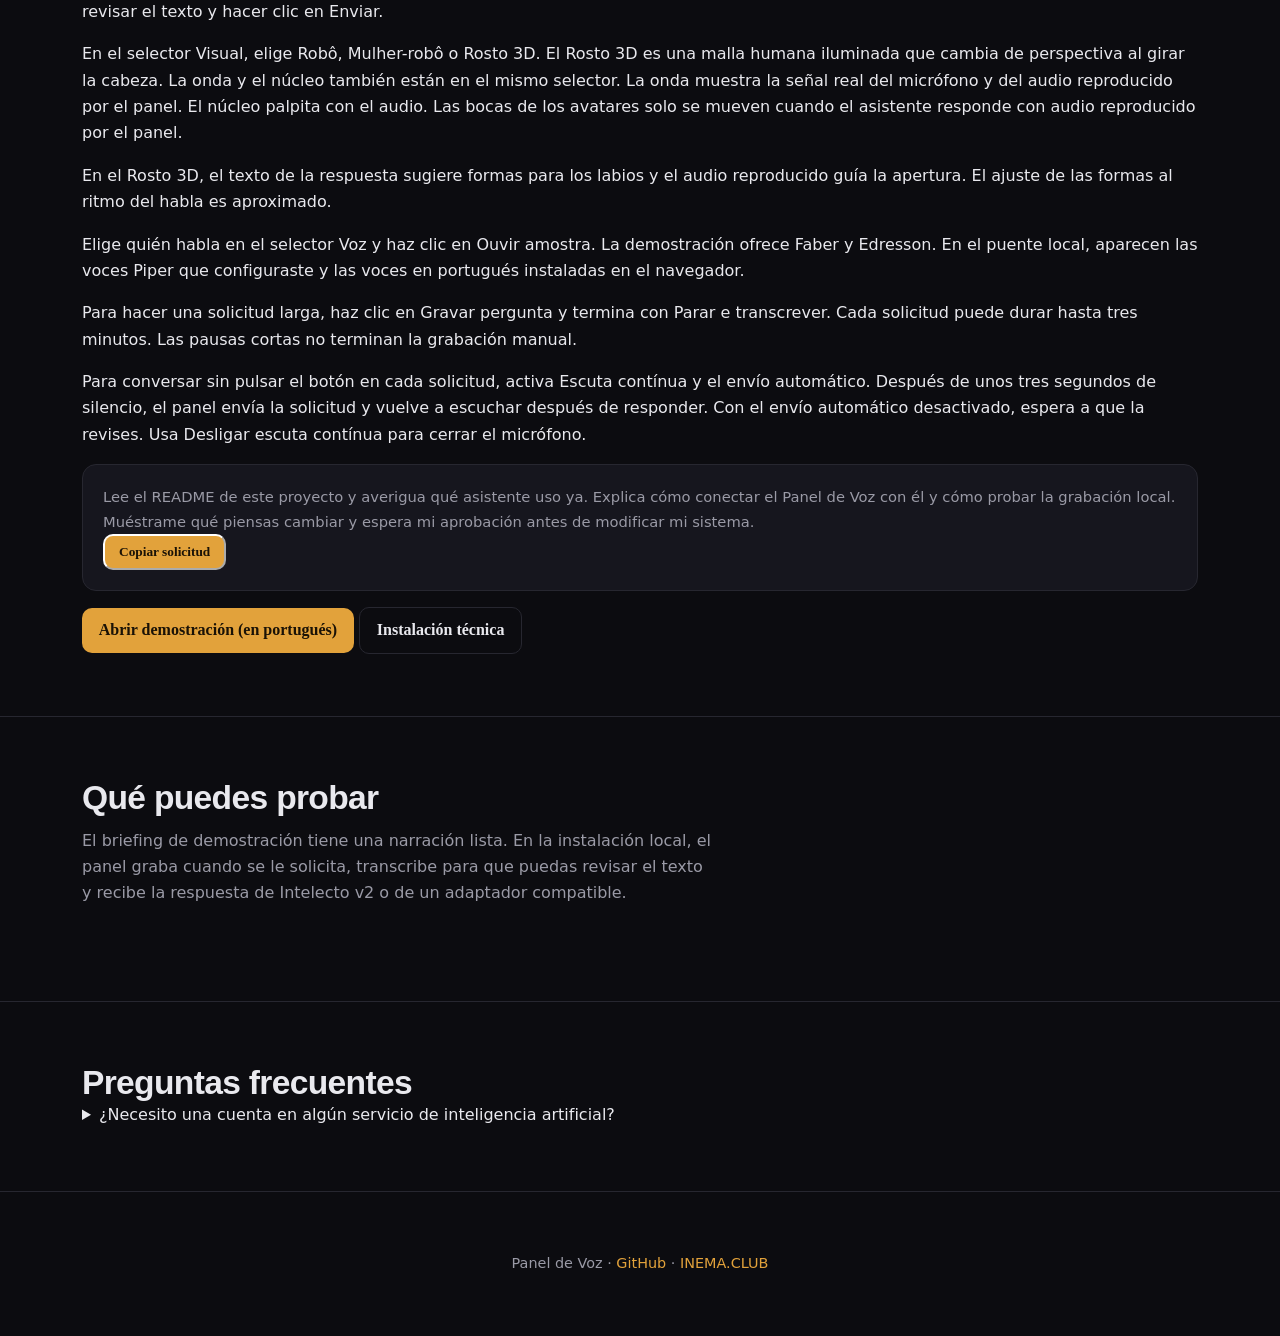
<file: guia/es/index.html>
<!doctype html>
<html lang="es">
<head>
<meta charset="utf-8">
<meta name="viewport" content="width=device-width,initial-scale=1">
<title>Dale voz a tu agente con el Panel de Voz · INEMA</title>
<meta name="description" content="Habla con tu asistente y sigue en el holograma cuándo escucha, procesa y responde.">
<link rel="canonical" href="https://inematds.github.io/painel-de-voz/guia/es/">
<link rel="alternate" hreflang="pt-BR" href="https://inematds.github.io/painel-de-voz/guia/">
<link rel="alternate" hreflang="en" href="https://inematds.github.io/painel-de-voz/guia/en/">
<link rel="alternate" hreflang="es" href="https://inematds.github.io/painel-de-voz/guia/es/">
<meta property="og:title" content="Dale voz a tu agente con el Panel de Voz">
<meta property="og:description" content="Habla con tu asistente y sigue en el holograma cuándo escucha, procesa y responde.">
<meta property="og:image" content="https://inematds.github.io/painel-de-voz/guia/assets/banner-es.jpg">
<style>
  :root{
    --bg:#0c0c10; --bg2:#14141b; --card:#16161e; --line:#272730;
    --txt:#e9e9ee; --mut:#9a9aa6; --amb:#E2A23B; --amb2:#f0c070; --sky:#38bdf8; --pro:#cbd5e1;
    color-scheme:dark;
  }
  body.light{
    --bg:#f6f7f9; --bg2:#eceef2; --card:#ffffff; --line:#e1e3ea;
    --txt:#1a1a22; --mut:#5b5b68; --amb:#b9791d; --amb2:#a16207; --sky:#0369a1; --pro:#b45309;
    color-scheme:light;
  }
  body.light .hero .glow{opacity:.5}
  body.light pre{background:#0e0e14;color:#d6d6e0}
  body.light pre .c{color:#8a8a98}
  *{box-sizing:border-box}
  html{scroll-behavior:smooth}
  body{margin:0;background:var(--bg);color:var(--txt);font:16px/1.65 Inter,system-ui,sans-serif;-webkit-font-smoothing:antialiased}
  h1,h2,h3{font-family:Sora,sans-serif;line-height:1.15;margin:0}
  a{color:var(--amb);text-decoration:none}
  code,pre{font-family:"JetBrains Mono",monospace}
  .wrap{max-width:1160px;margin:0 auto;padding:0 22px}
  .mut{color:var(--mut)} .amb{color:var(--amb)}
  .chip{display:inline-block;font-size:.72rem;letter-spacing:.14em;text-transform:uppercase;color:var(--amb);font-weight:600;font-family:Sora}
  nav{position:sticky;top:0;z-index:30;backdrop-filter:blur(12px);background:rgba(12,12,16,.78);border-bottom:1px solid var(--line)}
  nav .wrap{display:flex;align-items:center;gap:22px;height:60px}
  nav .brand{display:flex;align-items:center;gap:8px;font-family:Sora;font-weight:800;letter-spacing:-.02em;color:var(--amb)}
  nav .brand .emoji{font-size:1.25rem}
  nav .sep{color:var(--mut);opacity:.45}
  nav .inema{color:var(--sky);font-weight:600;font-size:.88rem;font-family:Sora}
  nav .inema:hover{filter:brightness(1.15)}
  nav .pro{color:var(--pro);font-weight:600;font-size:.88rem;font-family:Sora}
  nav .pro:hover{filter:brightness(1.15)}
  nav .clubpro{display:inline-flex;align-items:center;gap:6px}
  nav .links{margin-left:auto;display:flex;align-items:center;gap:20px;font-size:.92rem}
  nav .links a.sec{color:var(--mut)} nav .links a.sec:hover{color:var(--txt)}
  .lang{display:inline-flex;gap:2px;font-family:Sora;font-size:.78rem}
  .lang a{color:var(--mut);padding:.2em .45em;border-radius:6px} .lang a.on{color:var(--amb);background:rgba(226,162,59,.12)}
  .tgl{background:var(--bg2);border:1px solid var(--line);color:var(--txt);width:38px;height:38px;border-radius:10px;cursor:pointer;display:inline-flex;align-items:center;justify-content:center;font-size:1.05rem}
  .tgl:hover{border-color:var(--amb)}
  .btn{display:inline-block;background:var(--amb);color:#1a1206;font-weight:600;padding:.6em 1.05em;border-radius:10px;font-family:Sora}
  .btn.ghost{background:transparent;color:var(--txt);border:1px solid var(--line)}
  @media(max-width:760px){nav .links a.sec{display:none}}
  @media(max-width:520px){nav .wrap{gap:8px;padding:8px 14px;height:auto;flex-wrap:wrap} nav .links{gap:8px;margin-left:0;width:100%;justify-content:space-between} nav .btn{padding:.45em .7em;font-size:.82rem} .tgl{width:34px;height:34px}}
  .hero{position:relative;overflow:hidden;border-bottom:1px solid var(--line)}
  .hero .glow{position:absolute;inset:-40% -20% auto auto;width:70%;height:600px;background:radial-gradient(closest-side,rgba(226,162,59,.22),transparent 70%);pointer-events:none}
  .hero .wrap{display:grid;grid-template-columns:1.1fr .9fr;gap:40px;align-items:center;padding:74px 22px}
  .hero h1{font-size:clamp(2.2rem,5vw,3.5rem);font-weight:800;letter-spacing:-.025em}
  .hero p.lead{font-size:1.18rem;color:var(--mut);margin:1.1em 0 1.6em;max-width:34ch}
  .hero .cta{display:flex;gap:12px;flex-wrap:wrap}
  .hero figure{margin:0;border-radius:16px;overflow:hidden;border:1px solid var(--line);box-shadow:0 30px 80px -30px #000}
  .hero figure img{width:100%;height:auto;display:block}
  .resumo{padding:38px 0 34px;border-bottom:1px solid var(--line)}
  .resumo p{font-size:1.12rem;line-height:1.7;max-width:74ch;margin:.55em 0 0}
  @media(max-width:780px){.hero .wrap{grid-template-columns:1fr;padding:48px 22px}}
  section{padding:62px 0;border-bottom:1px solid var(--line)}
  section h2{font-size:clamp(1.5rem,3.4vw,2.1rem);font-weight:800;letter-spacing:-.02em}
  section .sub{color:var(--mut);margin:.6em 0 2em;max-width:62ch}
  .grid{display:grid;gap:16px}
  .g3{grid-template-columns:repeat(3,1fr)} .g4{grid-template-columns:repeat(4,1fr)} .g2{grid-template-columns:repeat(2,1fr)}
  @media(max-width:820px){.g3,.g4{grid-template-columns:1fr 1fr}}
  @media(max-width:540px){.g2,.g3,.g4{grid-template-columns:1fr}}
  .card{background:var(--card);border:1px solid var(--line);border-radius:14px;padding:20px}
  .card h3{font-size:1.05rem;margin-bottom:.4em}
  .card p{color:var(--mut);font-size:.92rem;margin:0}
  .num{display:inline-flex;width:30px;height:30px;align-items:center;justify-content:center;border-radius:8px;background:rgba(226,162,59,.14);color:var(--amb);font-family:Sora;font-weight:800;font-size:.9rem;margin-bottom:.7em}
  .flow{display:flex;flex-wrap:wrap;gap:8px;align-items:center;margin-top:10px}
  .flow span{background:var(--bg2);border:1px solid var(--line);border-radius:999px;padding:.45em .9em;font-size:.85rem;font-family:Sora;font-weight:600}
  .flow .arr{color:var(--amb);border:none;background:none;padding:0 .1em}
  pre{background:#0a0a0e;border:1px solid var(--line);border-radius:12px;padding:16px 18px;overflow:auto;font-size:.86rem;line-height:1.6;color:#d6d6e0}
  pre .c{color:#6f6f7c} pre .k{color:var(--amb2)} pre .s{color:#9ece6a}
  .step{display:grid;grid-template-columns:46px minmax(0,1fr);gap:16px;margin-bottom:26px}
  .step>div,.card{min-width:0}
  p code,li code,td code{overflow-wrap:anywhere}
  .step .b{width:46px;height:46px;border-radius:12px;background:var(--amb);color:#1a1206;font-family:Sora;font-weight:800;font-size:1.25rem;display:flex;align-items:center;justify-content:center}
  .step h3{font-size:1.12rem;margin-bottom:.3em}
  .step p{color:var(--mut);margin:.2em 0 .7em}
  .ex{display:grid;grid-template-columns:1fr 1fr;gap:18px}
  @media(max-width:680px){.ex{grid-template-columns:1fr}}
  .ex figure{margin:0;border-radius:14px;overflow:hidden;border:1px solid var(--line)}
  .ex figure img{width:100%;height:auto;display:block}
  .ex figcaption{padding:12px 14px;font-size:.88rem;color:var(--mut);background:var(--card)}
  .phase{display:flex;gap:14px;padding:16px 0;border-bottom:1px solid var(--line)}
  .phase:last-child{border:none}
  .phase .tag{flex:0 0 92px;font-family:Sora;font-weight:800;color:var(--amb)}
  .phase .d strong{display:block;margin-bottom:.2em}
  .phase .d span{color:var(--mut);font-size:.92rem}
  footer{padding:46px 0;text-align:center;color:var(--mut);font-size:.9rem}
  .pill{display:inline-block;border:1px solid var(--line);border-radius:999px;padding:.3em .8em;font-size:.78rem;color:var(--mut);margin:0 4px}
</style>
</head>
<body>
<nav><div class="wrap">
<a class="brand" href="#top">Panel de Voz</a>
<span class="sep">|</span>
<span class="clubpro"><a class="inema" href="https://inema.club">INEMA.CLUB</a> <a class="pro" href="https://inema.pro">PRO</a></span>
<div class="links"><a class="sec" href="#explicado">Lo que obtienes</a><a class="sec" href="#dia">El panel en tu día a día</a><a class="sec" href="#como">Cómo funciona</a><a class="sec" href="#comecar">Cómo empezar</a><a class="sec" href="#base">De dónde viene la idea</a><a class="sec" href="#prova">Qué puedes probar</a><span class="lang"><a href="../">PT</a><a href="../en/">EN</a><a class=on aria-current=page href="./">ES</a></span>
<button class="tgl" id="themeToggle" aria-label="Cambiar tema" title="Cambiar tema">🌙</button>
<a class="btn" href="https://github.com/inematds/painel-de-voz">GitHub</a></div>
</div></nav>
<header class="hero" id="top"><div class="glow"></div><div class="wrap">
<div><a class="chip" href="https://github.com/FatihMakes/Mark-LVII">FatihMakes · Mark-LVII</a><h1>Dale voz a tu agente con el Panel de Voz</h1>
<p class="lead">Habla con tu asistente y sigue en el holograma cuándo escucha, procesa y responde.</p>
<div class="cta"><a class="btn" href="../../app/">Abrir demostración (en portugués)</a><a class="btn ghost" href="#comecar">Cómo empezar</a></div><p class="sub" style="margin-top:14px">El panel público usa respuestas de ejemplo. La conversación con tu asistente se ejecuta mediante el puente instalado en la computadora.</p></div>
<figure><img src="../assets/banner-es.jpg" alt="Panel de Voz"></figure></div></header>
<main>
<section id="resumo" class="resumo"><div class="wrap"><h2>En resumen</h2><p>El Panel de Voz es una interfaz para quienes usan o quieren crear un asistente personal como Intelecto. Reúne el micrófono, texto que puedes corregir, conversación y un núcleo holográfico que muestra el estado del asistente. En la demostración, escuchas un briefing, un resumen hablado con datos ficticios. Para conversar con tu propio asistente, instala el puente local, el programa que conecta el panel con el asistente de tu computadora. La idea surgió de Mark-LVII, de FatihMakes.</p>
<figure style="margin:26px 0 0;border:1px solid var(--line);border-radius:16px;overflow:hidden"><img src="../assets/banner-grade-es.jpg" alt="Panel de Voz · Lo que obtienes" loading="lazy" style="width:100%;display:block"></figure>
</div></section>
<section id="explicado"><div class="wrap"><h2>Lo que obtienes</h2><div class="grid g3"><div class="card"><h3>Habla y revisa</h3><p>Comprueba lo que entendió el micrófono y corrige nombres u horarios antes de enviar.</p></div><div class="card"><h3>Sigue la respuesta</h3><p>El holograma cambia de ritmo mientras el panel graba, procesa o habla. La conversación guarda las respuestas de la pestaña abierta.</p></div><div class="card"><h3>Conecta tu asistente</h3><p>Usa Intelecto v2 o conecta otro agente mediante un puente. El panel funciona con el motor que elijas y adaptes.</p></div></div></div></section>
<section id="base"><div class="wrap"><h2>De dónde viene la idea</h2><p class="sub">Mark-LVII demuestra voz, avatar, briefing y control de la computadora. En el código también encontramos tareas reanudables, rutinas con horario de silencio y verificación de citas. El análisis muestra qué puede convertirse en un plugin, una extensión que añade una función al asistente.</p>
<div class="cta"><a class="btn" href="https://github.com/inematds/painel-de-voz/blob/main/docs/ANALISE-MARK-LVII.md">Leer el análisis de los módulos (en portugués)</a> <a class="btn ghost" href="https://github.com/FatihMakes/Mark-LVII">Mark-LVII ↗</a></div></div></section>
<section id="dia"><div class="wrap"><h2>El panel en tu día a día</h2><p class="sub">Por la mañana, prueba un briefing con mensajes ficticios. Antes de la reunión, dicta una pregunta, revisa la hora reconocida y envíala. Si prefieres silencio, apaga el sonido y lee la respuesta.</p></div></section>
<!-- VIDEO: entra o explicavideo do projeto quando publicado -->
<section id="como"><div class="wrap"><h2>Cómo funciona</h2><p class="sub">Imagina un interfono con pantalla. El micrófono recibe tu pregunta, la pantalla muestra lo que dijiste y un puente envía tu solicitud al asistente instalado en la computadora. En la página pública, ves el panel y escuchas un briefing de ejemplo.</p></div></section>
<section id="comecar"><div class="wrap"><h2>Cómo empezar</h2>
<ol><li>Abre la demostración. Haz clic en “Ligar som” y luego en “Mostrar briefing de exemplo” para escuchar el resumen ficticio.</li><li>Para probar tu voz, haz clic en “Gravar pergunta” y permite el uso del micrófono si se solicita. Si aparece “Baixar português para o microfone”, hazlo e intenta grabar de nuevo. Habla, haz clic en “Parar e transcrever” y revisa el texto. Si el navegador indica que la función no es compatible, puedes escribir o usar la instalación local.</li><li>Para conectar tu asistente, sigue las instrucciones de instalación en el botón Instalación técnica. Si ya usas Codex o Claude Code, también puedes descargar el proyecto, abrir esa carpeta en la herramienta y pegar la solicitud de abajo.</li></ol>
<p>Activa “Enviar automaticamente após transcrever” para enviar el habla en cuanto el texto esté listo. Con esta opción desactivada, puedes revisar el texto y hacer clic en Enviar.</p>
<p>En el selector Visual, elige Robô, Mulher-robô o Rosto 3D. El Rosto 3D es una malla humana iluminada que cambia de perspectiva al girar la cabeza. La onda y el núcleo también están en el mismo selector. La onda muestra la señal real del micrófono y del audio reproducido por el panel. El núcleo palpita con el audio. Las bocas de los avatares solo se mueven cuando el asistente responde con audio reproducido por el panel.</p>
<p>En el Rosto 3D, el texto de la respuesta sugiere formas para los labios y el audio reproducido guía la apertura. El ajuste de las formas al ritmo del habla es aproximado.</p>
<p>Elige quién habla en el selector Voz y haz clic en Ouvir amostra. La demostración ofrece Faber y Edresson. En el puente local, aparecen las voces Piper que configuraste y las voces en portugués instaladas en el navegador.</p>
<p>Para hacer una solicitud larga, haz clic en Gravar pergunta y termina con Parar e transcrever. Cada solicitud puede durar hasta tres minutos. Las pausas cortas no terminan la grabación manual.</p>
<p>Para conversar sin pulsar el botón en cada solicitud, activa Escuta contínua y el envío automático. Después de unos tres segundos de silencio, el panel envía la solicitud y vuelve a escuchar después de responder. Con el envío automático desactivado, espera a que la revises. Usa Desligar escuta contínua para cerrar el micrófono.</p>
<div class="card"><p id="prompt">Lee el README de este proyecto y averigua qué asistente uso ya. Explica cómo conectar el Panel de Voz con él y cómo probar la grabación local. Muéstrame qué piensas cambiar y espera mi aprobación antes de modificar mi sistema.</p><button class="btn" id="copy" data-done="Solicitud copiada">Copiar solicitud</button></div>
<div class="cta" style="margin-top:16px"><a class="btn" href="../../app/">Abrir demostración (en portugués)</a> <a class="btn ghost" href="https://github.com/inematds/painel-de-voz/blob/main/README.es.md">Instalación técnica</a></div>
</div></section>
<section id="prova"><div class="wrap"><h2>Qué puedes probar</h2><p class="sub">El briefing de demostración tiene una narración lista. En la instalación local, el panel graba cuando se le solicita, transcribe para que puedas revisar el texto y recibe la respuesta de Intelecto v2 o de un adaptador compatible.</p></div></section>
<section id="faq"><div class="wrap"><h2>Preguntas frecuentes</h2><details><summary>¿Necesito una cuenta en algún servicio de inteligencia artificial?</summary><p>La demostración funciona sin cuenta. Para conversar con tu agente, instala el puente y elige qué programa generará las respuestas en tu computadora.</p></details></div></section>
</main>
<footer><div class="wrap"><p>Panel de Voz · <a href="https://github.com/inematds/painel-de-voz">GitHub</a> · <a href="https://inema.club">INEMA.CLUB</a></p></div></footer>
<script>
const themeButton = document.querySelector('#themeToggle');
function updateTheme(light) {
  document.body.classList.toggle('light',light);
  themeButton.textContent = light ? '☀️' : '🌙';
  themeButton.setAttribute('aria-pressed',String(light));
}
updateTheme(localStorage.getItem('painel-de-voz-theme') === 'light');
themeButton.addEventListener('click', () => {
  const light = !document.body.classList.contains('light');
  updateTheme(light);
  localStorage.setItem('painel-de-voz-theme', light ? 'light' : 'dark');
});
const copyButton = document.querySelector('#copy');
copyButton.addEventListener('click', async () => {
  const prompt = document.querySelector('#prompt');
  try {
    await navigator.clipboard.writeText(prompt.textContent);
    copyButton.textContent = copyButton.dataset.done;
  } catch {
    const range = document.createRange();
    range.selectNodeContents(prompt);
    getSelection().removeAllRanges();
    getSelection().addRange(range);
  }
});
</script>
</body></html>
</file>
<file: app/style.css>
:root{color-scheme:dark;--bg:#0a1119;--deep:#0d1720;--line:#263847;--text:#ecf6fa;--dim:#9fb3bf;--signal:#8ee9f6;--accent:#c5f8ff;font:16px/1.5 system-ui,sans-serif}
*{box-sizing:border-box}
body{margin:0;background:var(--bg);color:var(--text)}
a{color:inherit;text-underline-offset:.27em}
a,button,select,textarea{-webkit-tap-highlight-color:transparent}
:focus-visible{outline:2px solid var(--accent);outline-offset:4px}
.top{display:flex;align-items:center;justify-content:space-between;gap:12px;padding:20px clamp(16px,5vw,64px);min-height:72px;border-bottom:1px solid var(--line);font-size:.88rem}
.brand{display:flex;align-items:center;gap:10px;text-decoration:none;font-weight:700}
.brand span{display:inline-block;width:13px;height:13px;transform:rotate(45deg);border:1px solid var(--signal)}
.brand small,.top>a:last-child{color:var(--dim)}
main{display:grid;grid-template-columns:minmax(0,1.6fr) minmax(300px,1fr);min-height:calc(100vh - 72px)}
.stage{min-height:620px;display:grid;grid-template-rows:auto minmax(245px,1fr) auto;position:relative;background:radial-gradient(ellipse at center,#153044 0%,#0b161f 62%);overflow:hidden}
.stage-top,.instrument{position:relative;z-index:1;padding:28px clamp(16px,4vw,52px)}
.stage-top{display:flex;align-items:flex-start;justify-content:space-between;gap:12px}
h1,h2,p{margin:0}h1{font-size:clamp(1.6rem,3vw,2.7rem);line-height:1.12;letter-spacing:-.035em}
#mode,#hint{color:var(--dim);font-size:.9rem;margin-top:8px}
canvas{width:100%;height:100%;min-height:0;display:block}
.instrument{text-align:center;padding-top:0}
.signal{display:inline-flex;align-items:center;gap:9px;color:var(--accent)}
.signal span{height:8px;width:8px;border-radius:50%;background:var(--signal)}
[data-state=error] .signal span{background:#ffc58f;box-shadow:none}
.actions{display:flex;justify-content:center;flex-wrap:wrap;gap:10px;margin-top:18px}
.visual-choice{margin:0;min-width:0;color:var(--dim)}
.visual-choice select{display:block;min-height:44px;max-width:100%;margin-top:4px;padding:8px 6px;border:1px solid #446177;border-radius:6px;background:#142534;color:var(--text);font:inherit}
.voice-settings{display:flex;justify-content:center;align-items:end;flex-wrap:wrap;gap:8px;margin-top:14px}
.voice-settings label{text-align:left;margin:0}
.voice-settings select{max-width:min(240px,80vw)}
.voice-option{display:flex;justify-content:center;align-items:center;gap:8px;width:fit-content;margin:8px auto 0;padding:8px 0;min-height:44px;cursor:pointer;color:var(--text)}
.voice-option input{margin:0;accent-color:var(--signal);width:17px;height:17px;flex:none}
button{border:1px solid #446177;border-radius:6px;background:#142534;color:var(--text);padding:9px 13px;min-height:44px;font:inherit;font-size:.88rem;cursor:pointer}
button:hover{background:#203b51}
button:disabled{opacity:.6;cursor:wait}
button[aria-pressed=true]{border-color:var(--signal)}
#mic,#send{background:var(--accent);border-color:transparent;color:#10222a;font-weight:750}
#mic:hover,#send:hover{background:#fff}
.conversation{min-width:0;padding:28px clamp(16px,3.4vw,44px);background:var(--deep);border-left:1px solid var(--line);display:flex;flex-direction:column;gap:14px}
h2{font-size:1.2rem}
#log{border-top:1px solid var(--line);height:clamp(180px,50vh,480px);overflow:auto;padding:15px 4px 15px 0;scrollbar-color:#466273 transparent}
.empty{color:var(--dim)}
.message{border-bottom:1px solid var(--line);padding:12px 0;overflow-wrap:anywhere}
.message strong{display:block;font-size:.82rem;color:var(--signal);margin-bottom:4px}
.message[data-role=user] strong{color:#d9c9fc}
.message p{white-space:pre-wrap}
#example{align-self:flex-start}
form{margin-top:auto}
label{display:block;font-size:.86rem;color:var(--dim);margin-bottom:8px}
.composer{display:flex;align-items:stretch;gap:8px}
textarea{width:100%;min-width:0;resize:vertical;border:1px solid #446177;background:#0b1621;padding:9px 10px;border-radius:6px;color:inherit;font:inherit}
textarea::placeholder{color:#9fb3bf}
@media(max-width:760px){main{display:block}.stage{min-height:490px}.stage-top,.instrument,.conversation{padding:18px 16px}.conversation{border-left:0;border-top:1px solid var(--line)}#log{height:230px}}
@media(max-width:380px){.brand{gap:7px}.top{font-size:.78rem}}
</file>
